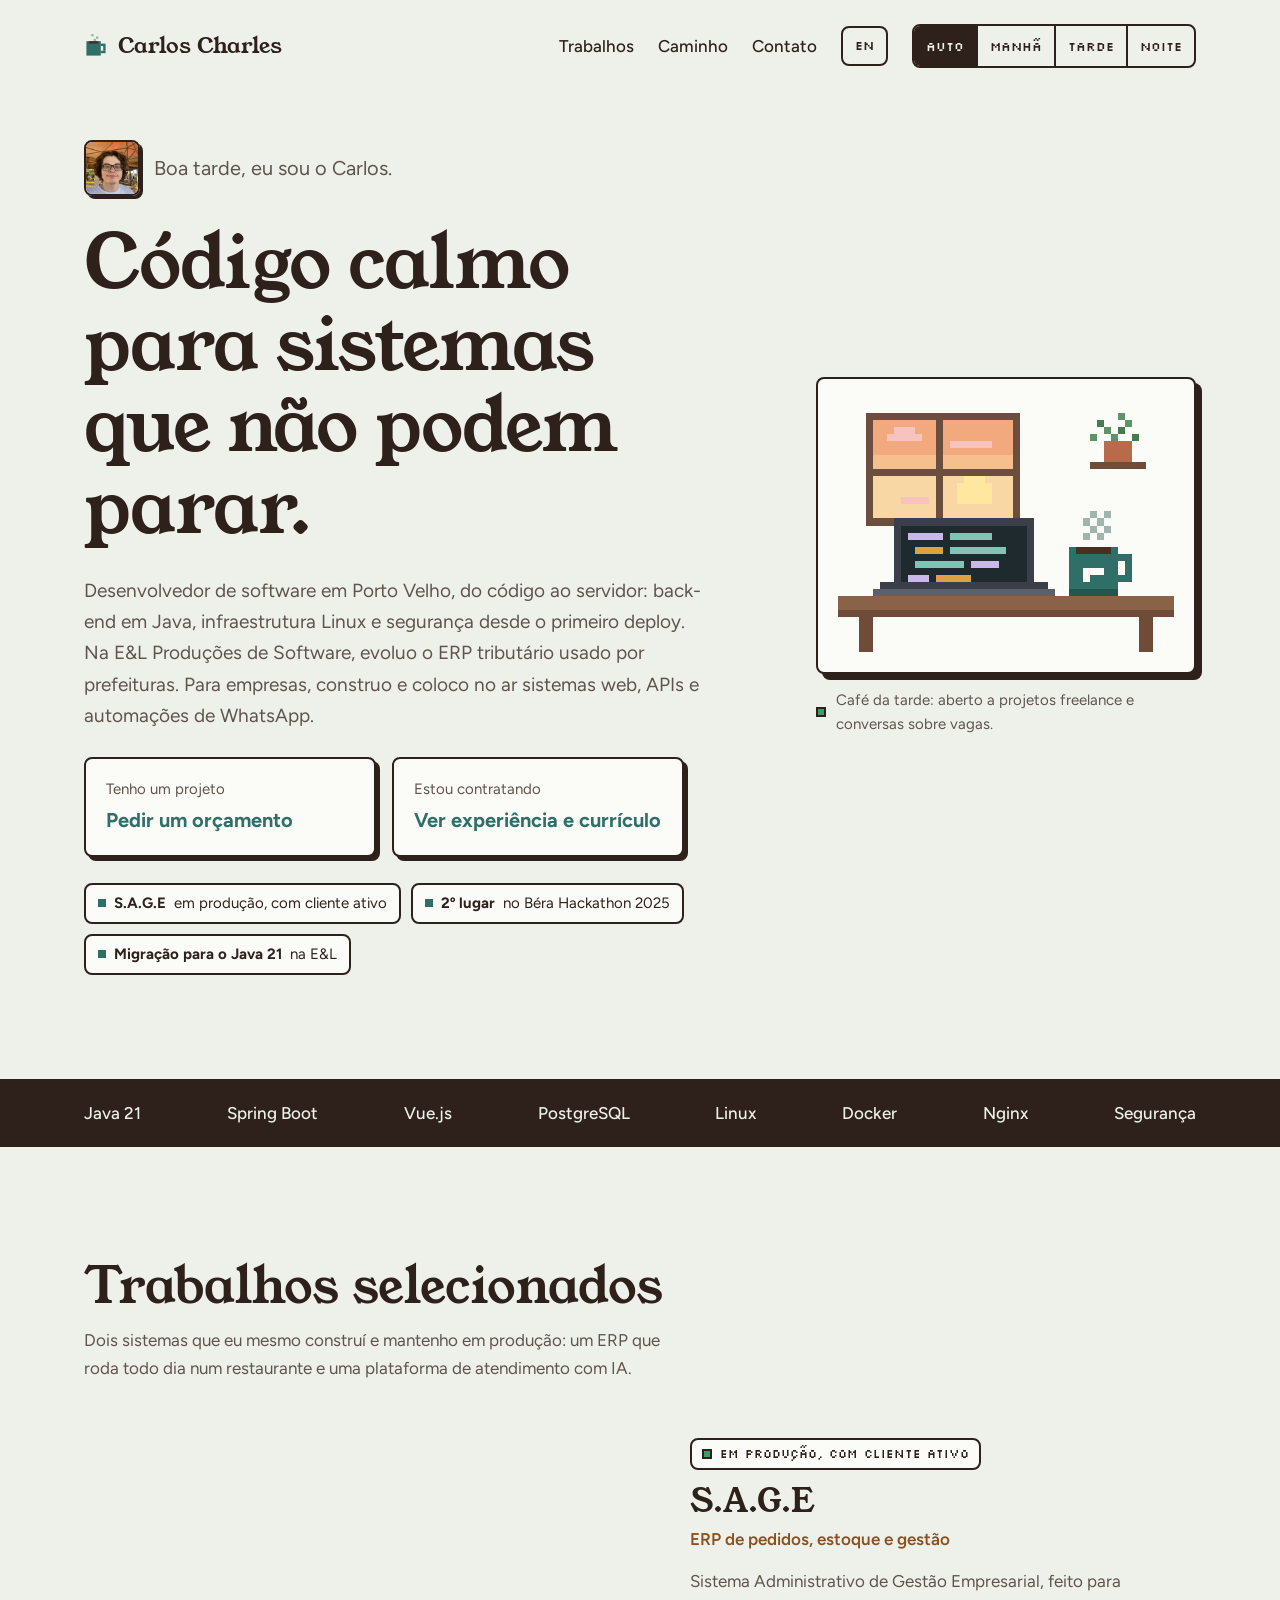
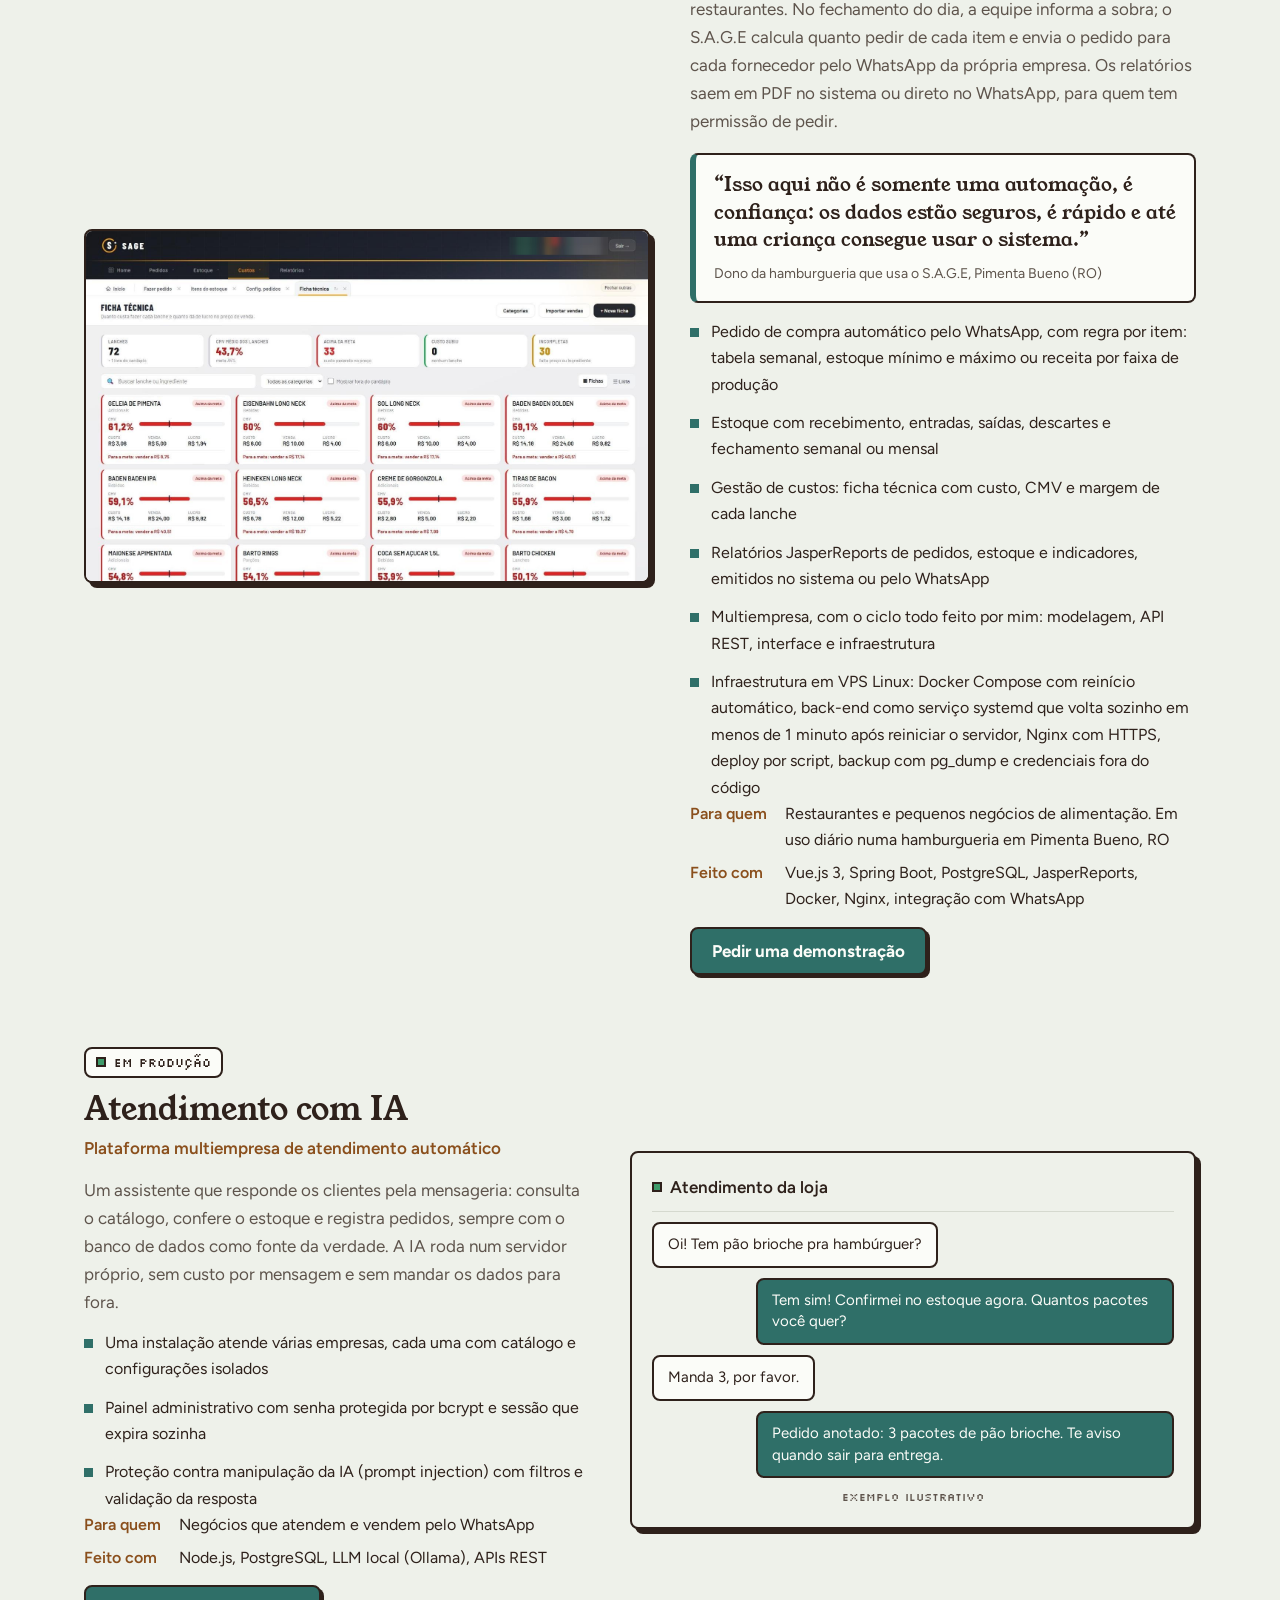
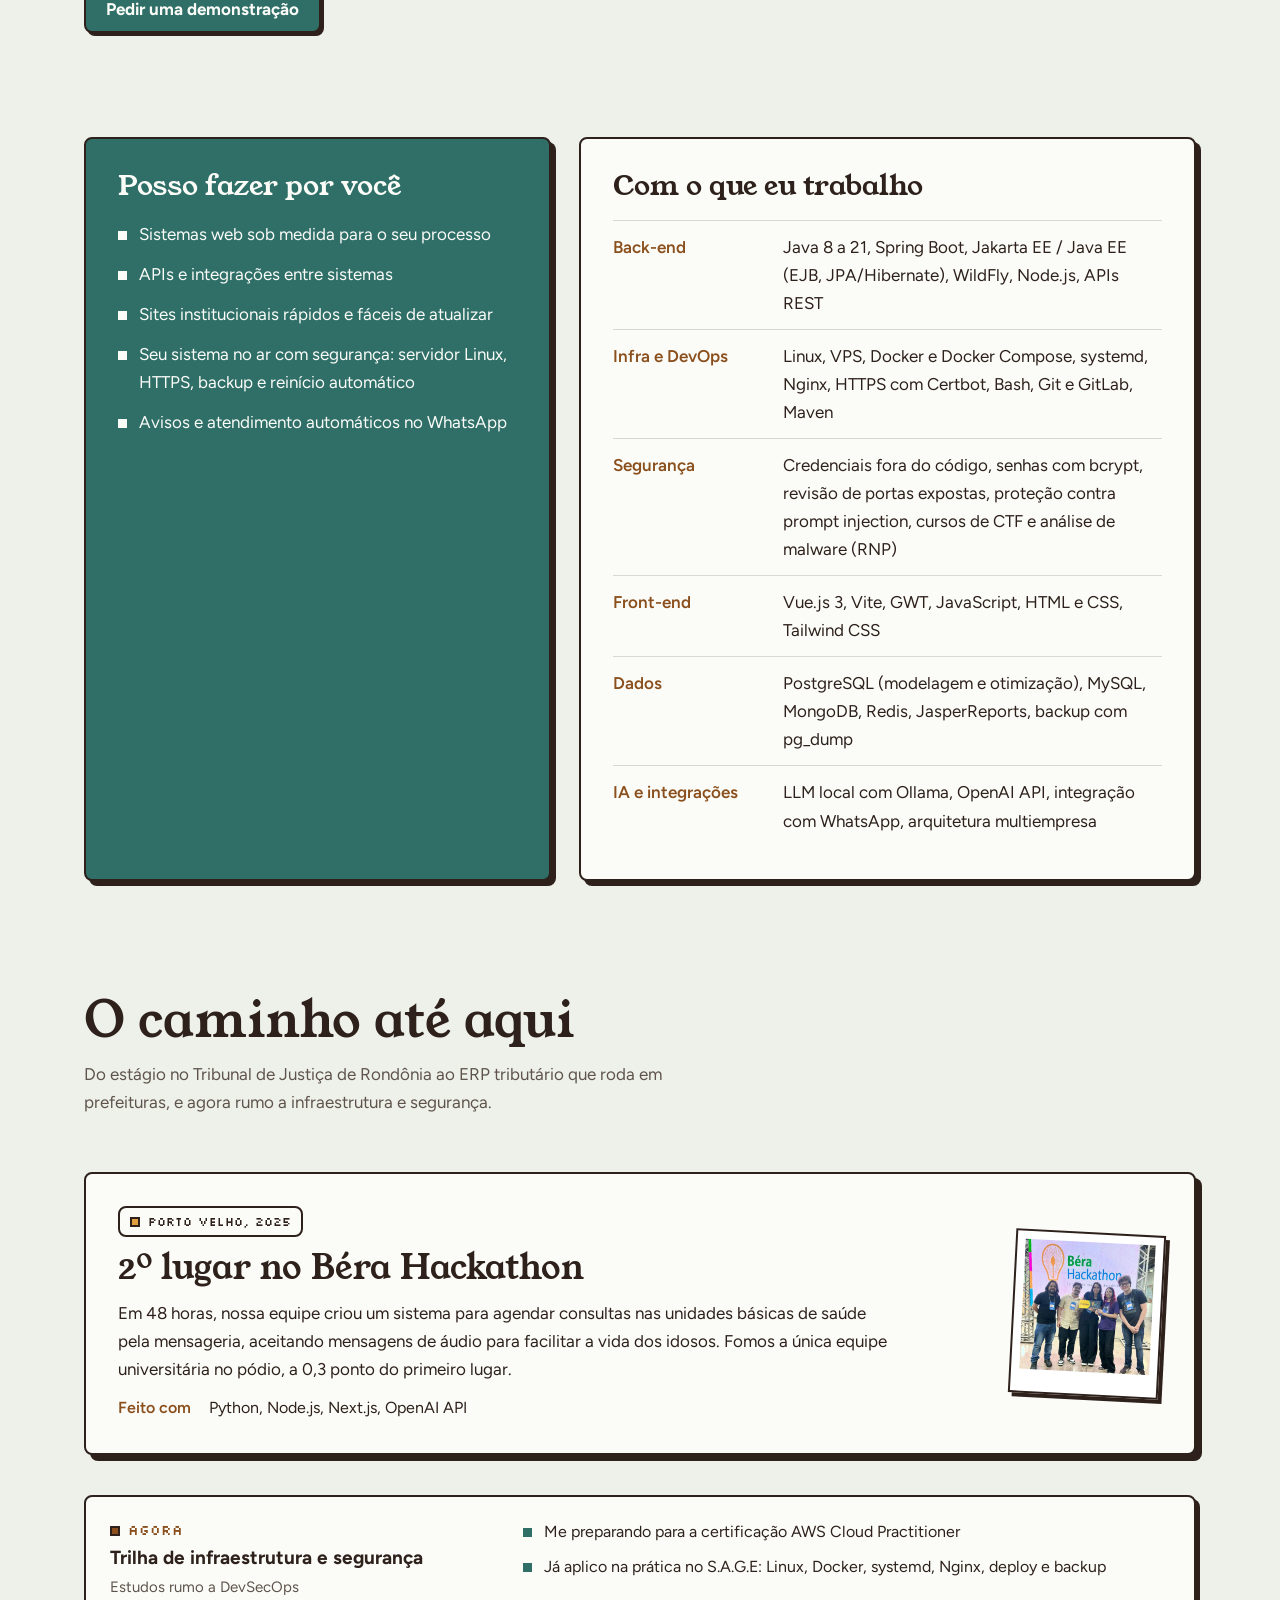
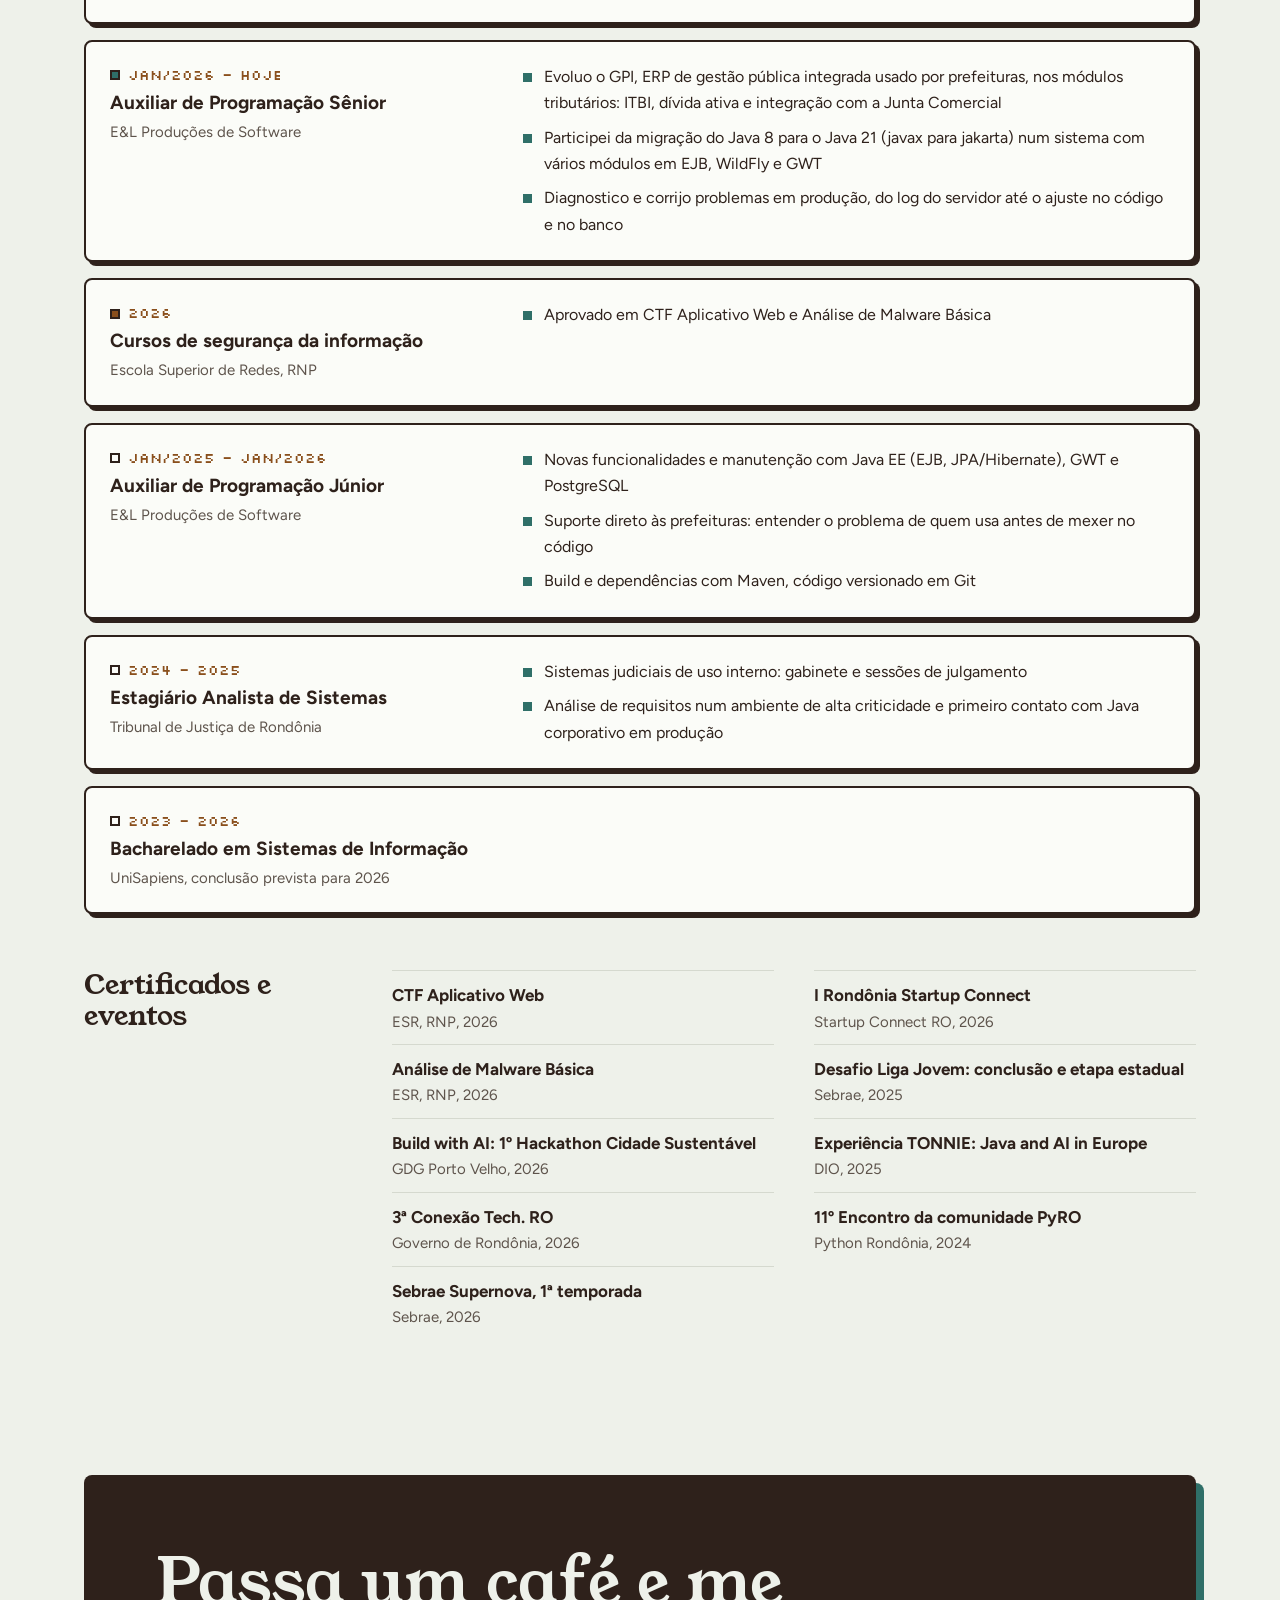
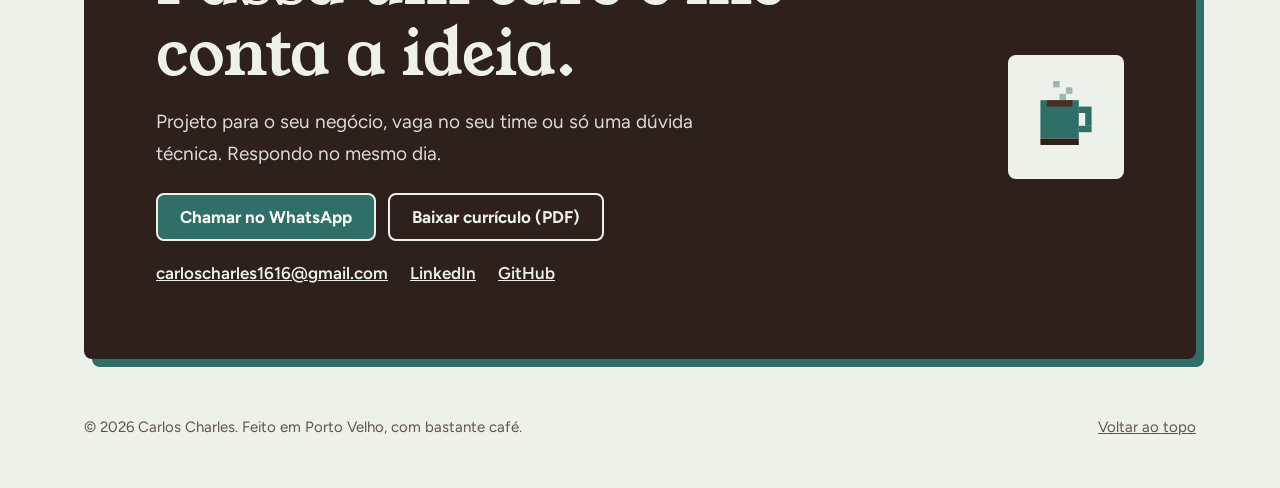
<file: index.html>
<!DOCTYPE html>
<html lang="pt-BR" data-theme="tarde">
<head>
    <meta charset="UTF-8">
<meta name="google-site-verification" content="S7voMLxytN4tfCbfmebJDPP2hp6E7DXvDPyWNDCsf8A">
    <meta name="viewport" content="width=device-width, initial-scale=1.0">
    <title>Carlos Charles | Desenvolvedor de Software · Infraestrutura e Segurança</title>
    <meta name="description" content="Carlos Charles, desenvolvedor de software em Porto Velho (RO): back-end em Java e Spring Boot, infraestrutura Linux com Docker e Nginx, e segurança. Evolui o ERP tributário de prefeituras na E&amp;L e criou o S.A.G.E, ERP em produção para restaurantes.">
    <meta property="og:title" content="Carlos Charles | Desenvolvedor de Software · Infraestrutura e Segurança">
    <meta property="og:description" content="Código calmo para sistemas que não podem parar. Aberto a projetos e vagas.">
    <meta property="og:image" content="https://carloscharlesdev.cloud/og-image.png">
    <meta property="og:image:width" content="1200">
    <meta property="og:image:height" content="630">
    <meta property="og:image:alt" content="Carlos Charles, portfólio: desenvolvedor de software, infraestrutura e segurança">
    <meta name="theme-color" content="#EEF1EA">
    <link rel="canonical" href="https://carloscharlesdev.cloud/">
    <link rel="alternate" hreflang="pt-BR" href="https://carloscharlesdev.cloud/">
    <link rel="alternate" hreflang="en" href="https://carloscharlesdev.cloud/en/">
    <link rel="alternate" hreflang="x-default" href="https://carloscharlesdev.cloud/">
    <meta property="og:type" content="website">
    <meta property="og:url" content="https://carloscharlesdev.cloud/">
    <meta property="og:locale" content="pt_BR">
    <meta property="og:locale:alternate" content="en_US">
    <meta name="twitter:card" content="summary_large_image">
    <script type="application/ld+json">{"@context": "https://schema.org", "@type": "Person", "name": "Carlos Charles Batista dos Santos", "alternateName": "Carlos Charles", "jobTitle": "Desenvolvedor de Software, Infraestrutura e Segurança", "url": "https://carloscharlesdev.cloud/", "image": "https://carloscharlesdev.cloud/foto-og.jpg", "address": {"@type": "PostalAddress", "addressLocality": "Porto Velho", "addressRegion": "RO", "addressCountry": "BR"}, "worksFor": {"@type": "Organization", "name": "E&L Produções de Software"}, "alumniOf": {"@type": "CollegeOrUniversity", "name": "UniSapiens"}, "knowsAbout": ["Java", "Spring Boot", "Jakarta EE", "Vue.js", "PostgreSQL", "Linux", "Docker", "Nginx", "DevOps", "Segurança da informação", "AWS"], "sameAs": ["https://www.linkedin.com/in/carlos-charles-810426302", "https://github.com/CarlosCharlesdev"]}</script>
    <link rel="icon" href="favicon.svg" type="image/svg+xml">
    <link rel="icon" href="favicon-64.png" type="image/png">
    <link rel="apple-touch-icon" href="apple-touch-icon.png">
    <link rel="preconnect" href="https://fonts.googleapis.com">
    <link rel="preconnect" href="https://fonts.gstatic.com" crossorigin>
    <link href="https://fonts.googleapis.com/css2?family=Young+Serif&family=Figtree:wght@400;500;600;700&family=Silkscreen&display=swap" rel="stylesheet">
    <link rel="stylesheet" href="style.css?v=20261123e">
    <script>
        /* Define o tema antes de pintar a página (evita piscar). */
        (function () {
            var escolha = 'auto';
            try { escolha = localStorage.getItem('tema') || 'auto'; } catch (e) {}
            var h = new Date().getHours();
            var auto = h >= 5 && h < 12 ? 'manha' : h >= 12 && h < 18 ? 'tarde' : 'noite';
            document.documentElement.setAttribute('data-theme', escolha === 'auto' ? auto : escolha);
        })();
    </script>
</head>
<body>

    <a class="skip" href="#conteudo">Pular para o conteúdo</a>

    <header class="site-header">
        <div class="container header-row">
            <a href="#inicio" class="brand">
                <svg class="mug" viewBox="0 0 10 10" width="24" height="24" aria-hidden="true"><rect class="steam" x="3" y="0" width="1" height="1"/><rect class="steam" x="5" y="1" width="1" height="1"/><rect class="steam" x="4" y="2" width="1" height="1"/><rect class="mug-body" x="1" y="3" width="6" height="6"/><rect class="coffee" x="2" y="3" width="4" height="1"/><rect class="mug-body" x="7" y="4" width="2" height="1"/><rect class="mug-body" x="8" y="5" width="1" height="2"/><rect class="mug-body" x="7" y="7" width="2" height="1"/></svg>
                Carlos Charles
            </a>
            <div class="header-tools">
                <nav aria-label="Principal">
                    <ul class="nav">
                        <li><a href="#trabalhos">Trabalhos</a></li>
                        <li><a href="#caminho">Caminho</a></li>
                        <li><a href="#contato">Contato</a></li>
                    </ul>
                </nav>
                <a class="lang" href="en/" hreflang="en" lang="en">EN</a>
                <button type="button" class="theme-cycle" aria-label="Trocar tema da página"><span class="tc-dot" aria-hidden="true"></span><span id="tema-rotulo">auto</span></button>
                <div class="theme-switch" role="group" aria-label="Tema da página">
                    <button type="button" data-tema="auto">auto</button>
                    <button type="button" data-tema="manha">manhã</button>
                    <button type="button" data-tema="tarde">tarde</button>
                    <button type="button" data-tema="noite">noite</button>
                </div>
            </div>
        </div>
    </header>

    <main id="conteudo">
        <!-- APRESENTAÇÃO -->
        <section id="inicio" class="container hero">
            <div class="hero-text">
                <p class="hello">
                    <img class="avatar" src="foto-avatar.jpg" alt="Foto de Carlos Charles" width="56" height="56">
                    <span><span id="saudacao">Olá</span>, eu sou o Carlos.</span>
                </p>
                <h1>Código calmo para sistemas que não podem parar.</h1>
                <p class="lead">Desenvolvedor de software em Porto Velho, do código ao servidor: back-end em Java, infraestrutura Linux e segurança desde o primeiro deploy. Na E&amp;L Produções de Software, evoluo o ERP tributário usado por prefeituras. Para empresas, construo e coloco no ar sistemas web, APIs e automações de WhatsApp.</p>
                <div class="paths">
                    <a class="path card" href="#contato">
                        <span class="path-who">Tenho um projeto</span>
                        <span class="path-go">Pedir um orçamento</span>
                    </a>
                    <a class="path card" href="#caminho">
                        <span class="path-who">Estou contratando</span>
                        <span class="path-go">Ver experiência e currículo</span>
                    </a>
                </div>
                <ul class="proofs" aria-label="Destaques">
                    <li><strong>S.A.G.E</strong> em produção, com cliente ativo</li>
                    <li><strong>2º lugar</strong> no Béra Hackathon 2025</li>
                    <li><strong>Migração para o Java 21</strong> na E&amp;L</li>
                </ul>
            </div>
            <figure class="hero-scene">
                <div class="scene card card-lg">
                    <img class="scene-img scene-manha" src="pixel/manha.svg" alt="Pixel art de manhã: notebook com código, caneca de café e janela com sol" width="384" height="288">
                    <img class="scene-img scene-tarde" src="pixel/tarde.svg" alt="Pixel art à tarde: notebook com código, caneca de café e janela com pôr do sol" width="384" height="288">
                    <img class="scene-img scene-noite" src="pixel/noite.svg" alt="Pixel art à noite: notebook com código, caneca de café e janela com lua e estrelas" width="384" height="288">
                </div>
                <figcaption><span class="status-dot" aria-hidden="true"></span><span id="legenda">Aberto a projetos freelance e conversas sobre vagas.</span></figcaption>
            </figure>
        </section>

        <div class="stack-band">
            <ul class="container" aria-label="Tecnologias principais">
                <li>Java 21</li><li>Spring Boot</li><li>Vue.js</li><li>PostgreSQL</li><li>Linux</li><li>Docker</li><li>Nginx</li><li>Segurança</li>
            
                <li class="dup" aria-hidden="true">Java 21</li><li class="dup" aria-hidden="true">Jakarta EE</li><li class="dup" aria-hidden="true">Spring Boot</li><li class="dup" aria-hidden="true">Vue.js</li><li class="dup" aria-hidden="true">PostgreSQL</li><li class="dup" aria-hidden="true">JasperReports</li><li class="dup" aria-hidden="true">Linux e Nginx</li><li class="dup" aria-hidden="true">Git</li>
            </ul>
        </div>

        <!-- PROJETOS E SKILLS -->
        <section id="trabalhos" class="container section">
            <h2>Trabalhos selecionados</h2>
            <p class="section-lead">Dois sistemas que eu mesmo construí e mantenho em produção: um ERP que roda todo dia num restaurante e uma plataforma de atendimento com IA.</p>

            <div class="projects">
                <article class="project">
                    <div class="project-img card"><img src="sage.jpg" alt="Tela de Ficha técnica do S.A.G.E, com custo, preço de venda, lucro e CMV de cada lanche" loading="lazy" width="1520" height="950"></div>
                    <div class="project-body">
                        <p class="badge"><span class="status-dot" aria-hidden="true"></span>Em produção, com cliente ativo</p>
                        <h3>S.A.G.E</h3>
                        <p class="project-sub">ERP de pedidos, estoque e gestão</p>
                        <p class="muted">Sistema Administrativo de Gestão Empresarial, feito para restaurantes. No fechamento do dia, a equipe informa a sobra; o S.A.G.E calcula quanto pedir de cada item e envia o pedido para cada fornecedor pelo WhatsApp da própria empresa. Os relatórios saem em PDF no sistema ou direto no WhatsApp, para quem tem permissão de pedir.</p>
                        <figure class="quote">
                            <blockquote>“Isso aqui não é somente uma automação, é confiança: os dados estão seguros, é rápido e até uma criança consegue usar o sistema.”</blockquote>
                            <figcaption>Dono da hamburgueria que usa o S.A.G.E, Pimenta Bueno (RO)</figcaption>
                        </figure>
                        <details class="more" open>
                            <summary>Ver detalhes do projeto</summary>
                        <ul class="pixel-list project-points">
                            <li>Pedido de compra automático pelo WhatsApp, com regra por item: tabela semanal, estoque mínimo e máximo ou receita por faixa de produção</li>
                            <li>Estoque com recebimento, entradas, saídas, descartes e fechamento semanal ou mensal</li>
                            <li>Gestão de custos: ficha técnica com custo, CMV e margem de cada lanche</li>
                            <li>Relatórios JasperReports de pedidos, estoque e indicadores, emitidos no sistema ou pelo WhatsApp</li>
                            <li>Multiempresa, com o ciclo todo feito por mim: modelagem, API REST, interface e infraestrutura</li>
                            <li>Infraestrutura em VPS Linux: Docker Compose com reinício automático, back-end como serviço systemd que volta sozinho em menos de 1 minuto após reiniciar o servidor, Nginx com HTTPS, deploy por script, backup com pg_dump e credenciais fora do código</li>
                        </ul>
                        <dl class="meta">
                            <dt>Para quem</dt><dd>Restaurantes e pequenos negócios de alimentação. Em uso diário numa hamburgueria em Pimenta Bueno, RO</dd>
                            <dt>Feito com</dt><dd>Vue.js 3, Spring Boot, PostgreSQL, JasperReports, Docker, Nginx, integração com WhatsApp</dd>
                        </dl>
                        </details>
                        <a class="btn-demo" href="https://wa.me/556992700080?text=Oi%20Carlos%21%20Vi%20o%20S.A.G.E%20no%20seu%20portf%C3%B3lio%20e%20quero%20uma%20demonstra%C3%A7%C3%A3o." target="_blank" rel="noopener">Pedir uma demonstração</a>
                    </div>
                </article>

                <article class="project reverse">
                    <div class="project-img card chat-mock" role="img" aria-label="Exemplo ilustrativo de uma conversa de atendimento automático">
                        <p class="chat-bar"><span class="status-dot" aria-hidden="true"></span>Atendimento da loja</p>
                        <p class="msg in">Oi! Tem pão brioche pra hambúrguer?</p>
                        <p class="msg out">Tem sim! Confirmei no estoque agora. Quantos pacotes você quer?</p>
                        <p class="msg in">Manda 3, por favor.</p>
                        <p class="msg out">Pedido anotado: 3 pacotes de pão brioche. Te aviso quando sair para entrega.</p>
                        <p class="chat-note">Exemplo ilustrativo</p>
                    </div>
                    <div class="project-body">
                        <p class="badge"><span class="status-dot" aria-hidden="true"></span>Em produção</p>
                        <h3>Atendimento com IA</h3>
                        <p class="project-sub">Plataforma multiempresa de atendimento automático</p>
                        <p class="muted">Um assistente que responde os clientes pela mensageria: consulta o catálogo, confere o estoque e registra pedidos, sempre com o banco de dados como fonte da verdade. A IA roda num servidor próprio, sem custo por mensagem e sem mandar os dados para fora.</p>
                        <details class="more" open>
                            <summary>Ver detalhes do projeto</summary>
                        <ul class="pixel-list project-points">
                            <li>Uma instalação atende várias empresas, cada uma com catálogo e configurações isolados</li>
                            <li>Painel administrativo com senha protegida por bcrypt e sessão que expira sozinha</li>
                            <li>Proteção contra manipulação da IA (prompt injection) com filtros e validação da resposta</li>
                        </ul>
                        <dl class="meta">
                            <dt>Para quem</dt><dd>Negócios que atendem e vendem pelo WhatsApp</dd>
                            <dt>Feito com</dt><dd>Node.js, PostgreSQL, LLM local (Ollama), APIs REST</dd>
                        </dl>
                        </details>
                        <a class="btn-demo" href="https://wa.me/556992700080?text=Oi%20Carlos%21%20Vi%20o%20atendimento%20com%20IA%20no%20seu%20portf%C3%B3lio%20e%20quero%20uma%20demonstra%C3%A7%C3%A3o." target="_blank" rel="noopener">Pedir uma demonstração</a>
                    </div>
                </article>
                
            </div>

            <div class="duo">
                <div class="card services">
                    <h3>Posso fazer por você</h3>
                    <ul class="pixel-list">
                        <li>Sistemas web sob medida para o seu processo</li>
                        <li>APIs e integrações entre sistemas</li>
                        <li>Sites institucionais rápidos e fáceis de atualizar</li>
                        <li>Seu sistema no ar com segurança: servidor Linux, HTTPS, backup e reinício automático</li>
                        <li>Avisos e atendimento automáticos no WhatsApp</li>
                    </ul>
                </div>
                <div class="card skills">
                    <h3>Com o que eu trabalho</h3>
                    <dl>
                        <div><dt>Back-end</dt><dd>Java 8 a 21, Spring Boot, Jakarta EE / Java EE (EJB, JPA/Hibernate), WildFly, Node.js, APIs REST</dd></div>
                        <div><dt>Infra e DevOps</dt><dd>Linux, VPS, Docker e Docker Compose, systemd, Nginx, HTTPS com Certbot, Bash, Git e GitLab, Maven</dd></div>
                        <div><dt>Segurança</dt><dd>Credenciais fora do código, senhas com bcrypt, revisão de portas expostas, proteção contra prompt injection, cursos de CTF e análise de malware (RNP)</dd></div>
                        <div><dt>Front-end</dt><dd>Vue.js 3, Vite, GWT, JavaScript, HTML e CSS, Tailwind CSS</dd></div>
                        <div><dt>Dados</dt><dd>PostgreSQL (modelagem e otimização), MySQL, MongoDB, Redis, JasperReports, backup com pg_dump</dd></div>
                        <div><dt>IA e integrações</dt><dd>LLM local com Ollama, OpenAI API, integração com WhatsApp, arquitetura multiempresa</dd></div>
                    </dl>
                </div>
            </div>
        </section>

        <!-- JORNADA -->
        <section id="caminho" class="container section">
            <h2>O caminho até aqui</h2>
            <p class="section-lead">Do estágio no Tribunal de Justiça de Rondônia ao ERP tributário que roda em prefeituras, e agora rumo a infraestrutura e segurança.</p>

            <article class="award card">
                <figure class="award-photo">
                    <img src="equipe-hackathon.jpg" alt="Carlos e a equipe segurando a placa de 2º lugar no Béra Hackathon" width="480" height="480" loading="lazy">
                </figure>
                <div class="award-text">
                    <p class="badge"><span class="trophy" aria-hidden="true"></span>Porto Velho, 2025</p>
                    <h3>2º lugar no Béra Hackathon</h3>
                    <p>Em 48 horas, nossa equipe criou um sistema para agendar consultas nas unidades básicas de saúde pela mensageria, aceitando mensagens de áudio para facilitar a vida dos idosos. Fomos a única equipe universitária no pódio, a 0,3 ponto do primeiro lugar.</p>
                    <dl class="meta">
                        <dt>Feito com</dt><dd>Python, Node.js, Next.js, OpenAI API</dd>
                    </dl>
                </div>
            </article>

            <ol class="journey">
                <li class="card job">
                    <div class="job-head">
                        <span class="when"><span class="mark mark-accent"></span>agora</span>
                        <strong>Trilha de infraestrutura e segurança</strong>
                        <span class="muted">Estudos rumo a DevSecOps</span>
                    </div>
                    <ul class="pixel-list job-points">
                        <li>Me preparando para a certificação AWS Cloud Practitioner</li>
                        <li>Já aplico na prática no S.A.G.E: Linux, Docker, systemd, Nginx, deploy e backup</li>
                    </ul>
                </li>
                <li class="card job">
                    <div class="job-head">
                        <span class="when"><span class="mark mark-primary"></span>jan/2026 – hoje</span>
                        <strong>Auxiliar de Programação Sênior</strong>
                        <span class="muted">E&amp;L Produções de Software</span>
                    </div>
                    <ul class="pixel-list job-points">
                        <li>Evoluo o GPI, ERP de gestão pública integrada usado por prefeituras, nos módulos tributários: ITBI, dívida ativa e integração com a Junta Comercial</li>
                        <li>Participei da migração do Java 8 para o Java 21 (javax para jakarta) num sistema com vários módulos em EJB, WildFly e GWT</li>
                        <li>Diagnostico e corrijo problemas em produção, do log do servidor até o ajuste no código e no banco</li>
                    </ul>
                </li>
                <li class="card job">
                    <div class="job-head">
                        <span class="when"><span class="mark mark-accent"></span>2026</span>
                        <strong>Cursos de segurança da informação</strong>
                        <span class="muted">Escola Superior de Redes, RNP</span>
                    </div>
                    <ul class="pixel-list job-points">
                        <li>Aprovado em CTF Aplicativo Web e Análise de Malware Básica</li>
                    </ul>
                </li>
                <li class="card job">
                    <div class="job-head">
                        <span class="when"><span class="mark"></span>jan/2025 – jan/2026</span>
                        <strong>Auxiliar de Programação Júnior</strong>
                        <span class="muted">E&amp;L Produções de Software</span>
                    </div>
                    <ul class="pixel-list job-points">
                        <li>Novas funcionalidades e manutenção com Java EE (EJB, JPA/Hibernate), GWT e PostgreSQL</li>
                        <li>Suporte direto às prefeituras: entender o problema de quem usa antes de mexer no código</li>
                        <li>Build e dependências com Maven, código versionado em Git</li>
                    </ul>
                </li>
                <li class="card job">
                    <div class="job-head">
                        <span class="when"><span class="mark"></span>2024 – 2025</span>
                        <strong>Estagiário Analista de Sistemas</strong>
                        <span class="muted">Tribunal de Justiça de Rondônia</span>
                    </div>
                    <ul class="pixel-list job-points">
                        <li>Sistemas judiciais de uso interno: gabinete e sessões de julgamento</li>
                        <li>Análise de requisitos num ambiente de alta criticidade e primeiro contato com Java corporativo em produção</li>
                    </ul>
                </li>
                <li class="card job">
                    <div class="job-head">
                        <span class="when"><span class="mark"></span>2023 – 2026</span>
                        <strong>Bacharelado em Sistemas de Informação</strong>
                        <span class="muted">UniSapiens, conclusão prevista para 2026</span>
                    </div>
                </li>
            </ol>

            <div class="certs">
                <h3>Certificados e eventos</h3>
                <ul>
                    <li><strong>CTF Aplicativo Web</strong><span>ESR, RNP, 2026</span></li>
                    <li><strong>Análise de Malware Básica</strong><span>ESR, RNP, 2026</span></li>
                    <li><strong>Build with AI: 1º Hackathon Cidade Sustentável</strong><span>GDG Porto Velho, 2026</span></li>
                    <li><strong>3ª Conexão Tech. RO</strong><span>Governo de Rondônia, 2026</span></li>
                    <li><strong>Sebrae Supernova, 1ª temporada</strong><span>Sebrae, 2026</span></li>
                    <li><strong>I Rondônia Startup Connect</strong><span>Startup Connect RO, 2026</span></li>
                    <li><strong>Desafio Liga Jovem: conclusão e etapa estadual</strong><span>Sebrae, 2025</span></li>
                    <li><strong>Experiência TONNIE: Java and AI in Europe</strong><span>DIO, 2025</span></li>
                    <li><strong>11º Encontro da comunidade PyRO</strong><span>Python Rondônia, 2024</span></li>
                </ul>
            </div>
        </section>

        <!-- CONTATO -->
        <section id="contato" class="container section contact-wrap">
            <div class="contact">
                <div class="contact-text">
                    <h2>Passa um café e me conta a ideia.</h2>
                    <p>Projeto para o seu negócio, vaga no seu time ou só uma dúvida técnica. Respondo no mesmo dia.</p>
                    <div class="contact-actions">
                        <a class="btn btn-primary" href="https://wa.me/556992700080" target="_blank" rel="noopener">Chamar no WhatsApp</a>
                        <a class="btn btn-ghost" href="curriculo.pdf" download>Baixar currículo (PDF)</a>
                    </div>
                    <ul class="contact-links">
                        <li><a href="mailto:carloscharles1616@gmail.com">carloscharles1616@gmail.com</a></li>
                        <li><a href="https://www.linkedin.com/in/carlos-charles-810426302" target="_blank" rel="noopener">LinkedIn</a></li>
                        <li><a href="https://github.com/CarlosCharlesdev" target="_blank" rel="noopener">GitHub</a></li>
                    </ul>
                </div>
                <div class="contact-mug" aria-hidden="true">
                    <svg class="mug" viewBox="0 0 10 10" width="64" height="64"><rect class="steam" x="3" y="0" width="1" height="1"/><rect class="steam" x="5" y="1" width="1" height="1"/><rect class="steam" x="4" y="2" width="1" height="1"/><rect class="mug-body" x="1" y="3" width="6" height="6"/><rect class="coffee" x="2" y="3" width="4" height="1"/><rect class="mug-body" x="7" y="4" width="2" height="1"/><rect class="mug-body" x="8" y="5" width="1" height="2"/><rect class="mug-body" x="7" y="7" width="2" height="1"/><rect class="saucer" x="1" y="9" width="6" height="1"/></svg>
                </div>
            </div>
        </section>
    </main>

    <nav class="bottom-bar" aria-label="Atalhos">
        <a href="#trabalhos">Projetos</a>
        <a href="#caminho">Caminho</a>
        <a class="bb-cta" href="https://wa.me/556992700080" target="_blank" rel="noopener">WhatsApp</a>
    </nav>

    <footer class="container site-footer">
        <p>© <span id="ano">2026</span> Carlos Charles. Feito em Porto Velho, com bastante café.</p>
        <a href="#inicio">Voltar ao topo</a>
    </footer>

    <script src="script.js?v=20261123e"></script>
</body>
</html>
</file>
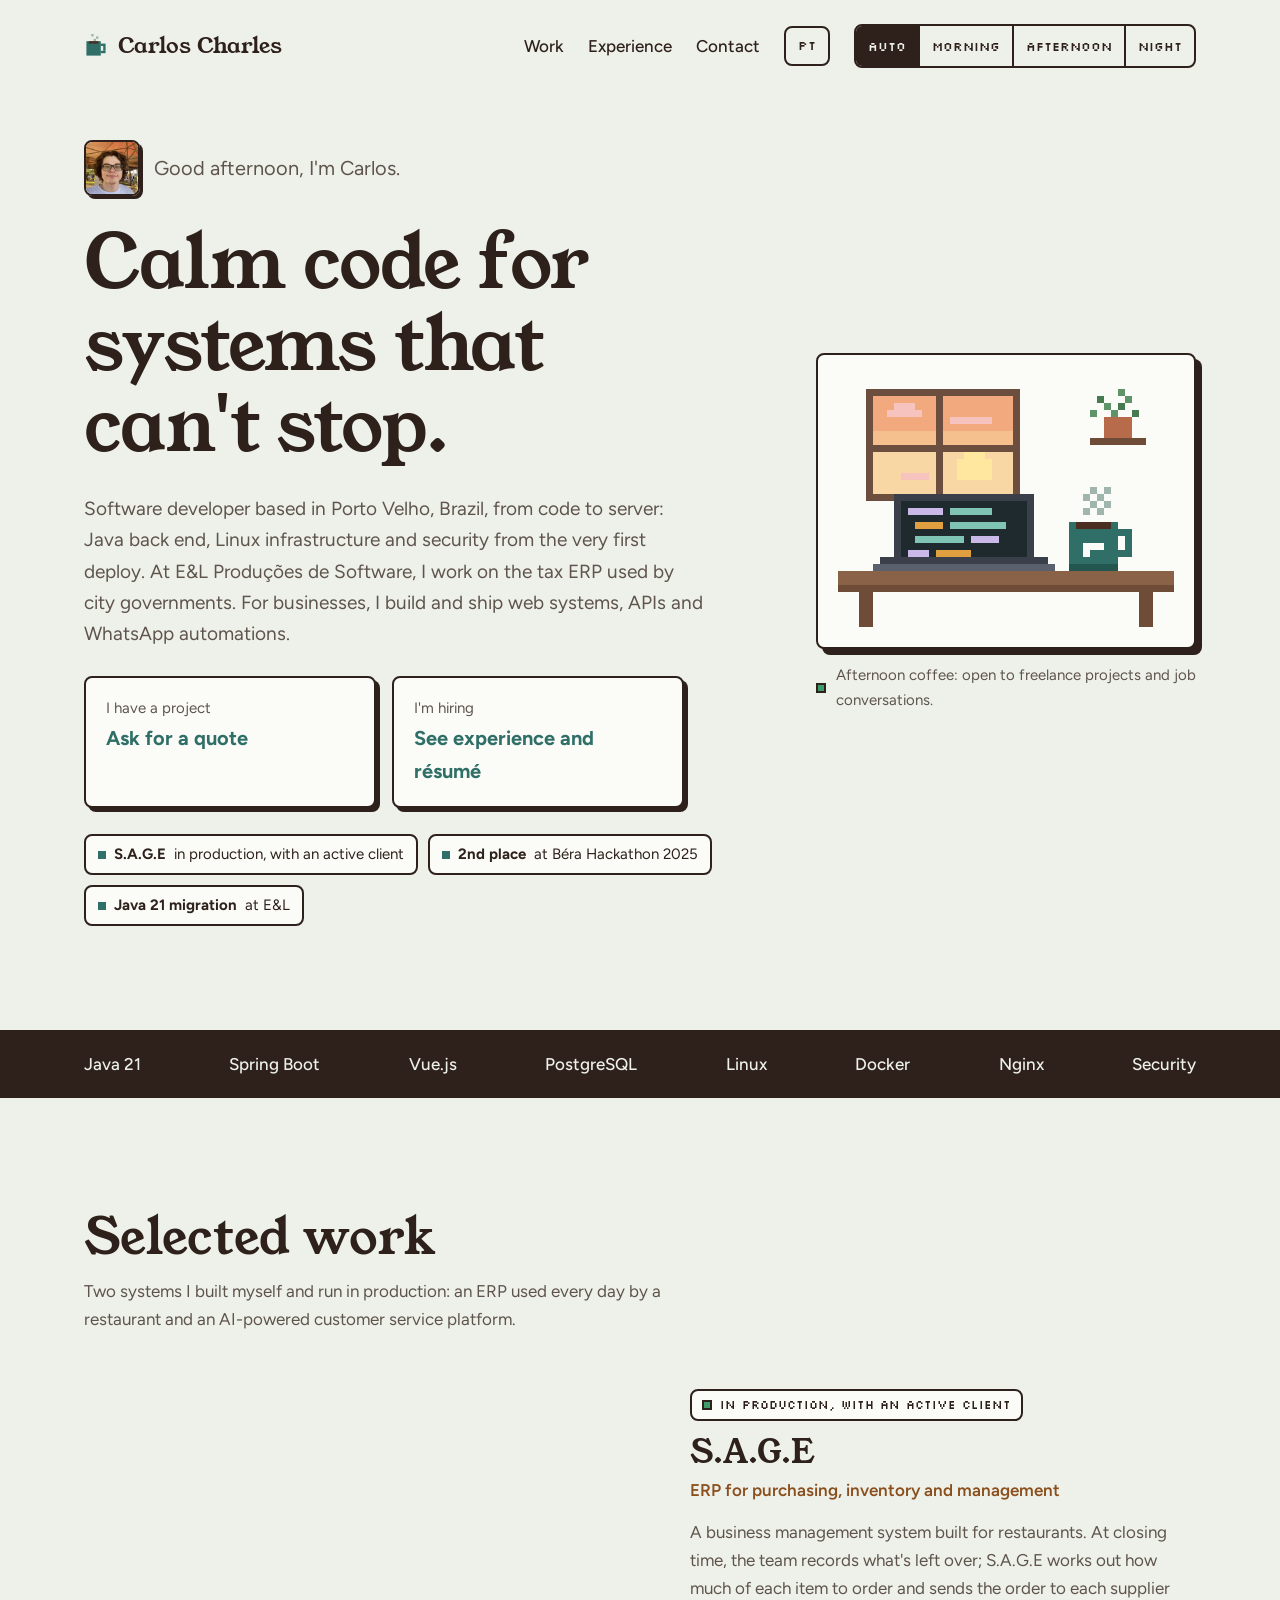
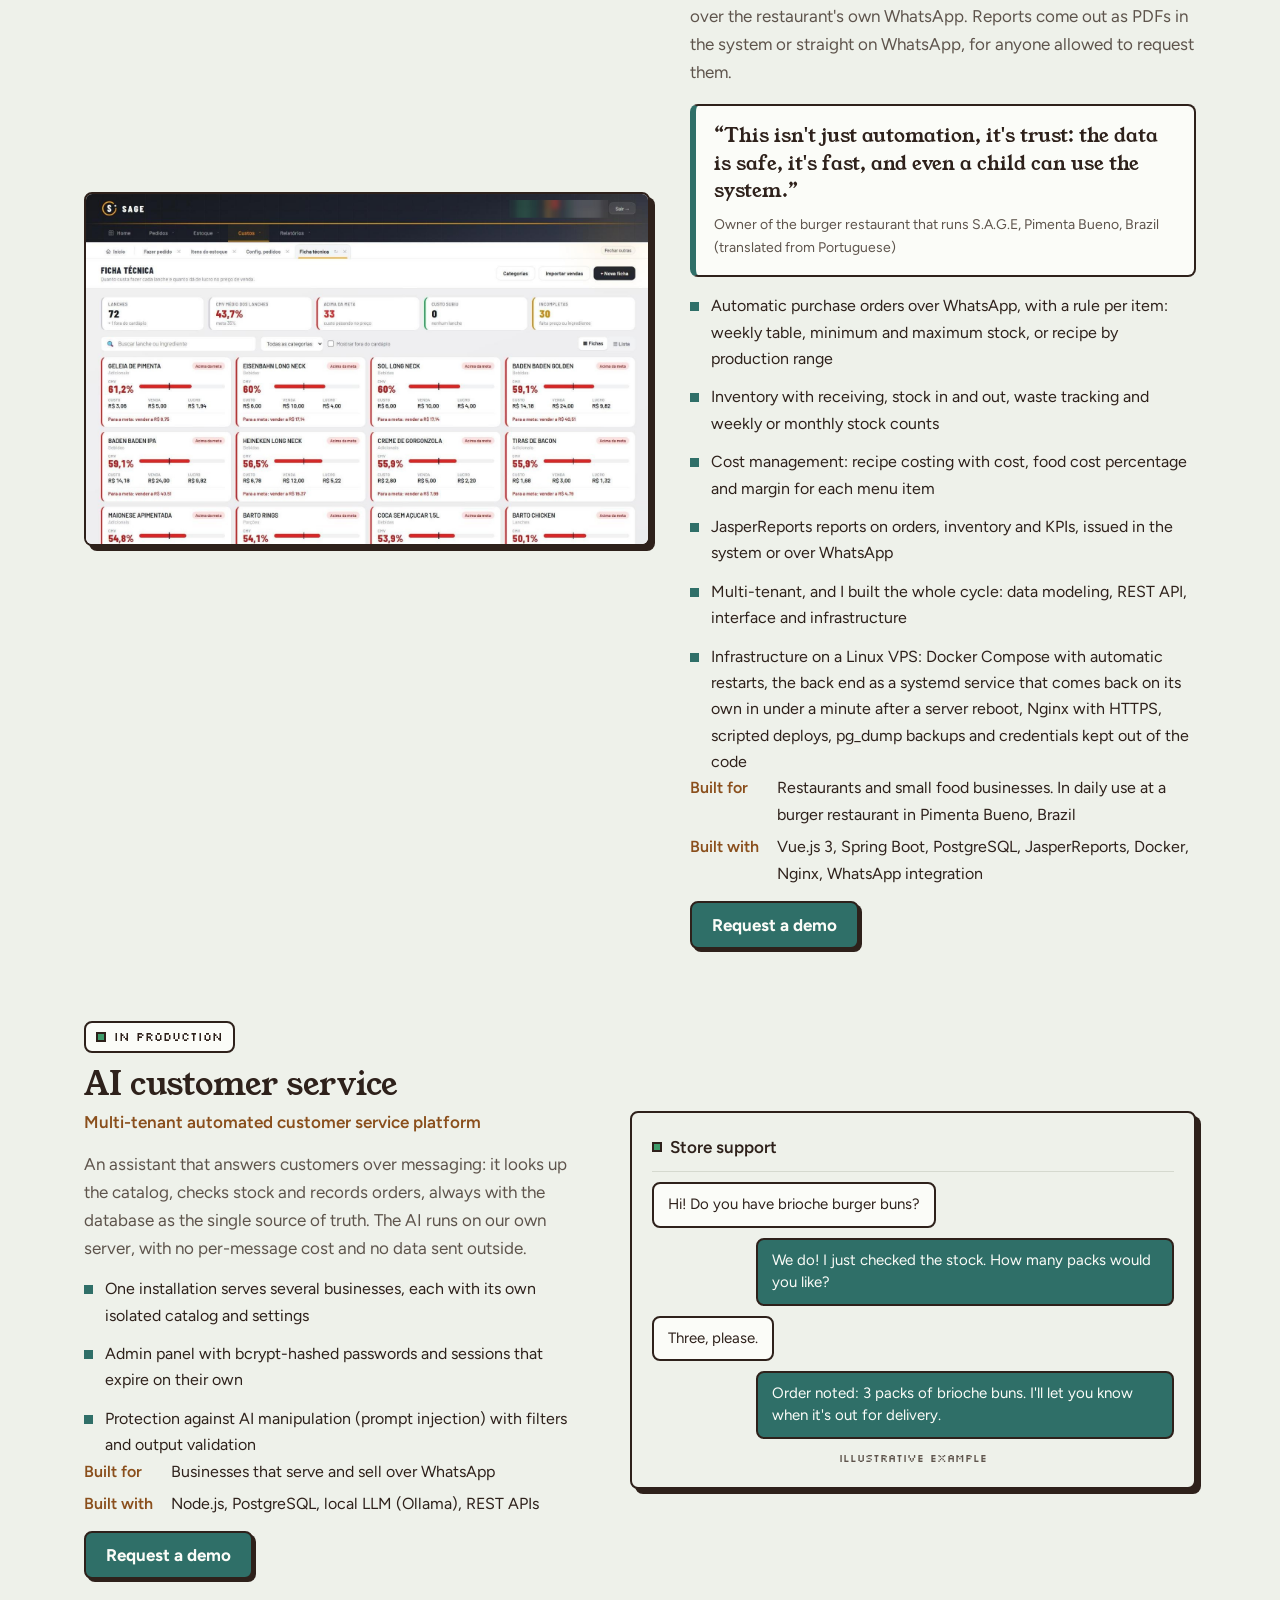
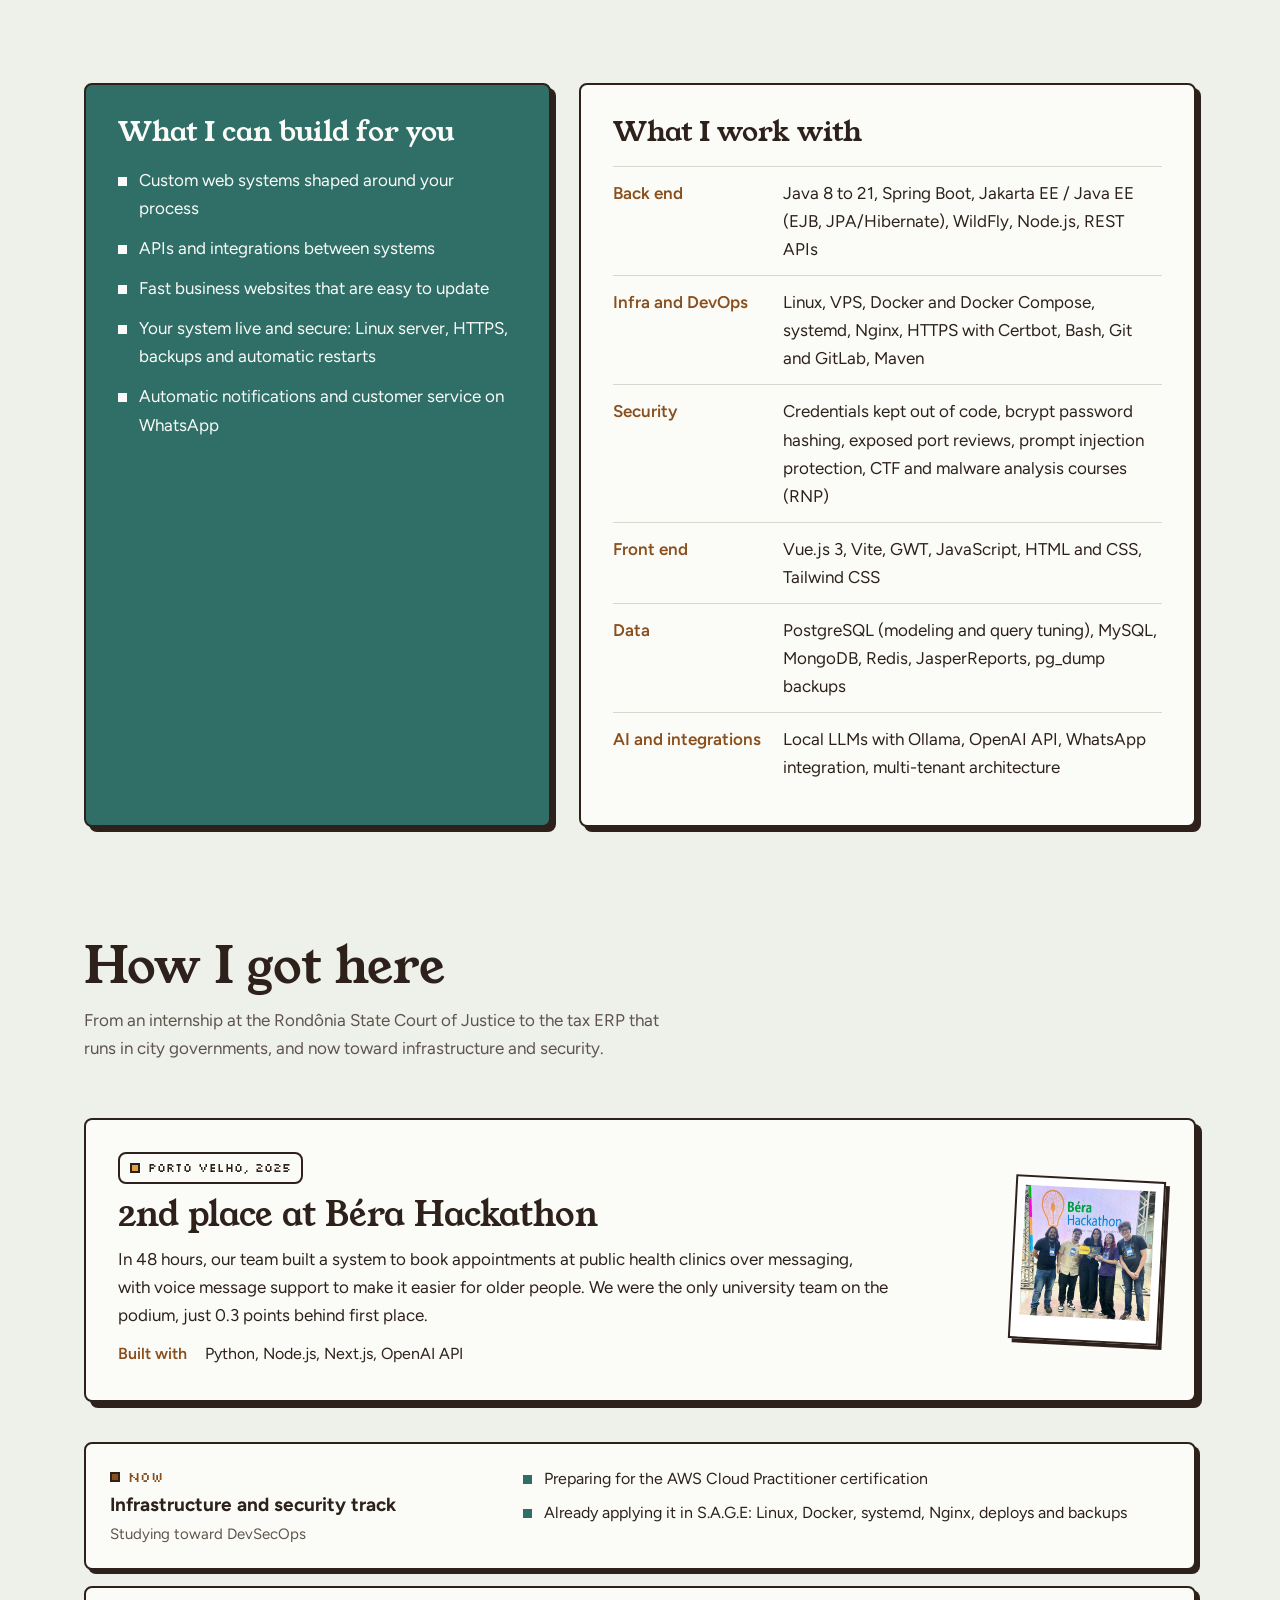
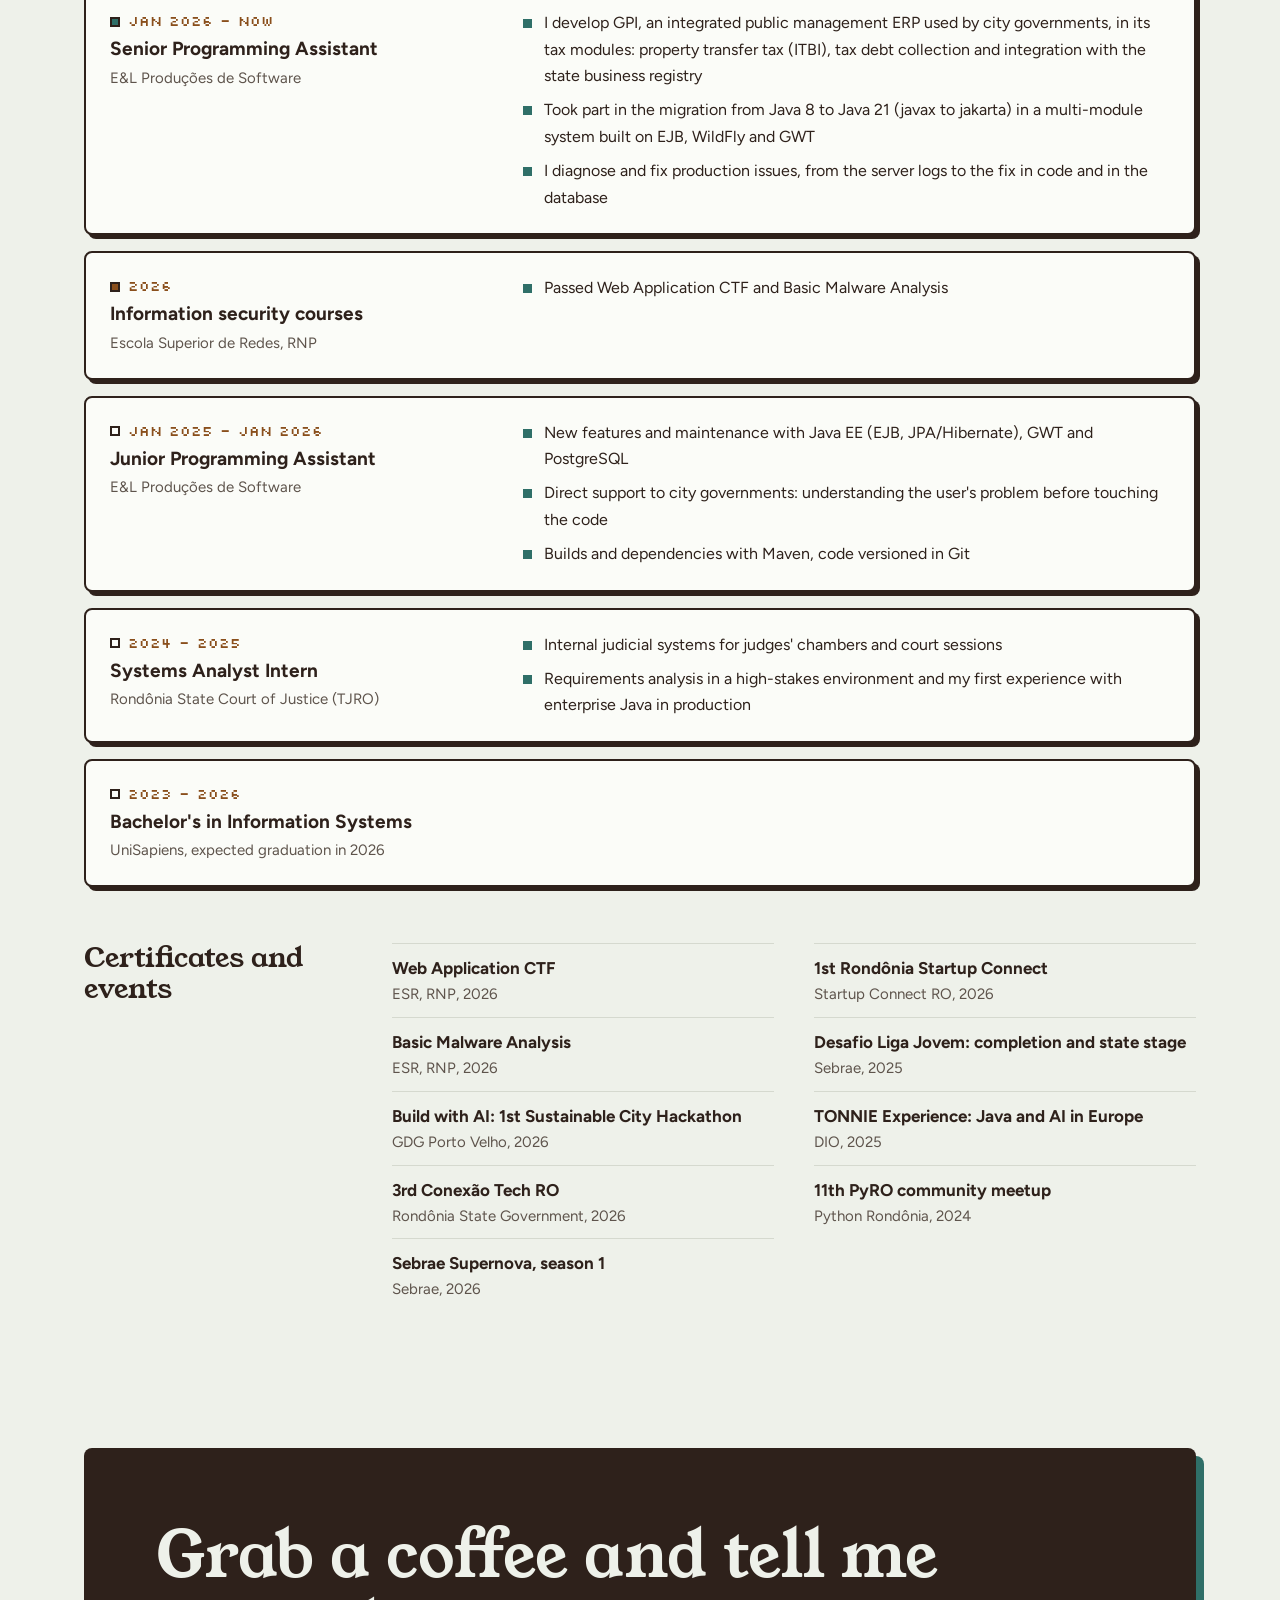
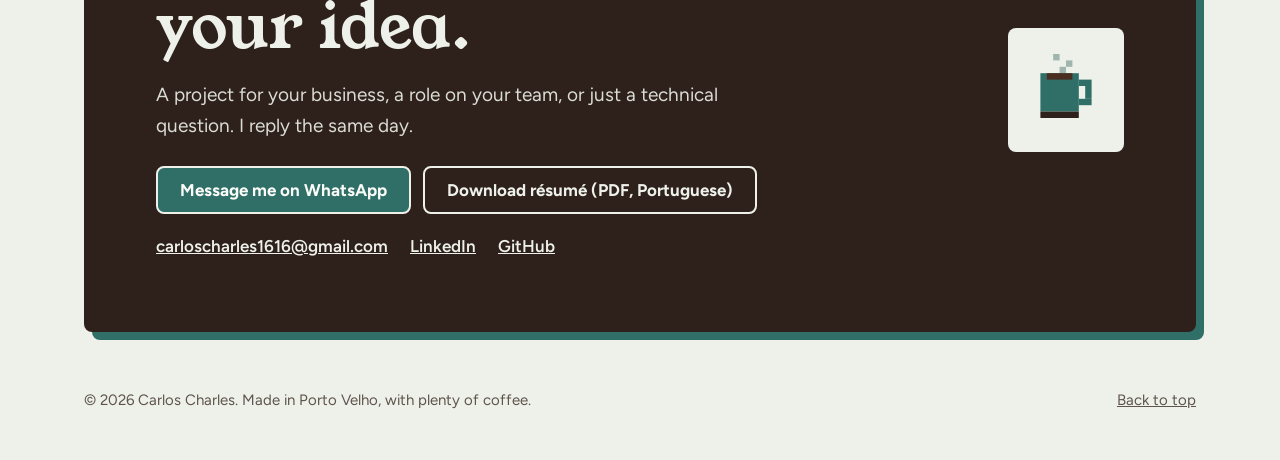
<file: en/index.html>
<!DOCTYPE html>
<html lang="en" data-theme="tarde">
<head>
    <meta charset="UTF-8">
    <meta name="viewport" content="width=device-width, initial-scale=1.0">
    <title>Carlos Charles | Software Developer · Infrastructure and Security</title>
    <meta name="description" content="Carlos Charles, software developer in Porto Velho, Brazil: Java and Spring Boot back end, Linux infrastructure with Docker and Nginx, and security. Works on a tax ERP used by city governments at E&amp;L and built S.A.G.E, an ERP running in production for restaurants.">
    <meta property="og:title" content="Carlos Charles | Software Developer · Infrastructure and Security">
    <meta property="og:description" content="Calm code for systems that can't stop. Open to projects and job opportunities.">
    <meta property="og:image" content="https://carloscharlesdev.cloud/og-image.png">
    <meta property="og:image:width" content="1200">
    <meta property="og:image:height" content="630">
    <meta property="og:image:alt" content="Carlos Charles portfolio: software developer, infrastructure and security">
    <meta name="theme-color" content="#EEF1EA">
    <link rel="canonical" href="https://carloscharlesdev.cloud/en/">
    <link rel="alternate" hreflang="pt-BR" href="https://carloscharlesdev.cloud/">
    <link rel="alternate" hreflang="en" href="https://carloscharlesdev.cloud/en/">
    <link rel="alternate" hreflang="x-default" href="https://carloscharlesdev.cloud/">
    <meta property="og:type" content="website">
    <meta property="og:url" content="https://carloscharlesdev.cloud/en/">
    <meta property="og:locale" content="en_US">
    <meta property="og:locale:alternate" content="pt_BR">
    <meta name="twitter:card" content="summary_large_image">
    <script type="application/ld+json">{"@context": "https://schema.org", "@type": "Person", "name": "Carlos Charles Batista dos Santos", "alternateName": "Carlos Charles", "jobTitle": "Software Developer, Infrastructure and Security", "url": "https://carloscharlesdev.cloud/en/", "image": "https://carloscharlesdev.cloud/foto-og.jpg", "address": {"@type": "PostalAddress", "addressLocality": "Porto Velho", "addressRegion": "RO", "addressCountry": "BR"}, "worksFor": {"@type": "Organization", "name": "E&L Produções de Software"}, "alumniOf": {"@type": "CollegeOrUniversity", "name": "UniSapiens"}, "knowsAbout": ["Java", "Spring Boot", "Jakarta EE", "Vue.js", "PostgreSQL", "Linux", "Docker", "Nginx", "DevOps", "Information security", "AWS"], "sameAs": ["https://www.linkedin.com/in/carlos-charles-810426302", "https://github.com/CarlosCharlesdev"]}</script>
    <link rel="icon" href="../favicon.svg" type="image/svg+xml">
    <link rel="icon" href="../favicon-64.png" type="image/png">
    <link rel="apple-touch-icon" href="../apple-touch-icon.png">
    <link rel="preconnect" href="https://fonts.googleapis.com">
    <link rel="preconnect" href="https://fonts.gstatic.com" crossorigin>
    <link href="https://fonts.googleapis.com/css2?family=Young+Serif&family=Figtree:wght@400;500;600;700&family=Silkscreen&display=swap" rel="stylesheet">
    <link rel="stylesheet" href="../style.css?v=20261123e">
    <script>
        /* Sets the theme before the page paints (avoids a flash). */
        (function () {
            var escolha = 'auto';
            try { escolha = localStorage.getItem('tema') || 'auto'; } catch (e) {}
            var h = new Date().getHours();
            var auto = h >= 5 && h < 12 ? 'manha' : h >= 12 && h < 18 ? 'tarde' : 'noite';
            document.documentElement.setAttribute('data-theme', escolha === 'auto' ? auto : escolha);
        })();
    </script>
</head>
<body>

    <a class="skip" href="#conteudo">Skip to content</a>

    <header class="site-header">
        <div class="container header-row">
            <a href="#inicio" class="brand">
                <svg class="mug" viewBox="0 0 10 10" width="24" height="24" aria-hidden="true"><rect class="steam" x="3" y="0" width="1" height="1"/><rect class="steam" x="5" y="1" width="1" height="1"/><rect class="steam" x="4" y="2" width="1" height="1"/><rect class="mug-body" x="1" y="3" width="6" height="6"/><rect class="coffee" x="2" y="3" width="4" height="1"/><rect class="mug-body" x="7" y="4" width="2" height="1"/><rect class="mug-body" x="8" y="5" width="1" height="2"/><rect class="mug-body" x="7" y="7" width="2" height="1"/></svg>
                Carlos Charles
            </a>
            <div class="header-tools">
                <nav aria-label="Main">
                    <ul class="nav">
                        <li><a href="#trabalhos">Work</a></li>
                        <li><a href="#caminho">Experience</a></li>
                        <li><a href="#contato">Contact</a></li>
                    </ul>
                </nav>
                <a class="lang" href="../" hreflang="pt-BR" lang="pt-BR">PT</a>
                <button type="button" class="theme-cycle" aria-label="Change page theme"><span class="tc-dot" aria-hidden="true"></span><span id="tema-rotulo">auto</span></button>
                <div class="theme-switch" role="group" aria-label="Page theme">
                    <button type="button" data-tema="auto">auto</button>
                    <button type="button" data-tema="manha">morning</button>
                    <button type="button" data-tema="tarde">afternoon</button>
                    <button type="button" data-tema="noite">night</button>
                </div>
            </div>
        </div>
    </header>

    <main id="conteudo">
        <!-- INTRO -->
        <section id="inicio" class="container hero">
            <div class="hero-text">
                <p class="hello">
                    <img class="avatar" src="../foto-avatar.jpg" alt="Photo of Carlos Charles" width="56" height="56">
                    <span><span id="saudacao">Hello</span>, I'm Carlos.</span>
                </p>
                <h1>Calm code for systems that can't stop.</h1>
                <p class="lead">Software developer based in Porto Velho, Brazil, from code to server: Java back end, Linux infrastructure and security from the very first deploy. At E&amp;L Produções de Software, I work on the tax ERP used by city governments. For businesses, I build and ship web systems, APIs and WhatsApp automations.</p>
                <div class="paths">
                    <a class="path card" href="#contato">
                        <span class="path-who">I have a project</span>
                        <span class="path-go">Ask for a quote</span>
                    </a>
                    <a class="path card" href="#caminho">
                        <span class="path-who">I'm hiring</span>
                        <span class="path-go">See experience and résumé</span>
                    </a>
                </div>
                <ul class="proofs" aria-label="Highlights">
                    <li><strong>S.A.G.E</strong> in production, with an active client</li>
                    <li><strong>2nd place</strong> at Béra Hackathon 2025</li>
                    <li><strong>Java 21 migration</strong> at E&amp;L</li>
                </ul>
            </div>
            <figure class="hero-scene">
                <div class="scene card card-lg">
                    <img class="scene-img scene-manha" src="../pixel/manha.svg" alt="Morning pixel art: laptop with code, a coffee mug and a sunny window" width="384" height="288">
                    <img class="scene-img scene-tarde" src="../pixel/tarde.svg" alt="Afternoon pixel art: laptop with code, a coffee mug and a sunset window" width="384" height="288">
                    <img class="scene-img scene-noite" src="../pixel/noite.svg" alt="Night pixel art: laptop with code, a coffee mug and a window with the moon and stars" width="384" height="288">
                </div>
                <figcaption><span class="status-dot" aria-hidden="true"></span><span id="legenda">Open to freelance projects and job conversations.</span></figcaption>
            </figure>
        </section>

        <div class="stack-band">
            <ul class="container" aria-label="Main technologies">
                <li>Java 21</li><li>Spring Boot</li><li>Vue.js</li><li>PostgreSQL</li><li>Linux</li><li>Docker</li><li>Nginx</li><li>Security</li>
            
                <li class="dup" aria-hidden="true">Java 21</li><li class="dup" aria-hidden="true">Jakarta EE</li><li class="dup" aria-hidden="true">Spring Boot</li><li class="dup" aria-hidden="true">Vue.js</li><li class="dup" aria-hidden="true">PostgreSQL</li><li class="dup" aria-hidden="true">JasperReports</li><li class="dup" aria-hidden="true">Linux and Nginx</li><li class="dup" aria-hidden="true">Git</li>
            </ul>
        </div>

        <!-- PROJECTS AND SKILLS -->
        <section id="trabalhos" class="container section">
            <h2>Selected work</h2>
            <p class="section-lead">Two systems I built myself and run in production: an ERP used every day by a restaurant and an AI-powered customer service platform.</p>

            <div class="projects">
                <article class="project">
                    <div class="project-img card"><img src="../sage.jpg" alt="S.A.G.E recipe costing screen, with cost, sale price, profit and food cost for each item (interface in Portuguese)" loading="lazy" width="1520" height="950"></div>
                    <div class="project-body">
                        <p class="badge"><span class="status-dot" aria-hidden="true"></span>In production, with an active client</p>
                        <h3>S.A.G.E</h3>
                        <p class="project-sub">ERP for purchasing, inventory and management</p>
                        <p class="muted">A business management system built for restaurants. At closing time, the team records what's left over; S.A.G.E works out how much of each item to order and sends the order to each supplier over the restaurant's own WhatsApp. Reports come out as PDFs in the system or straight on WhatsApp, for anyone allowed to request them.</p>
                        <figure class="quote">
                            <blockquote>“This isn't just automation, it's trust: the data is safe, it's fast, and even a child can use the system.”</blockquote>
                            <figcaption>Owner of the burger restaurant that runs S.A.G.E, Pimenta Bueno, Brazil (translated from Portuguese)</figcaption>
                        </figure>
                        <details class="more" open>
                            <summary>See project details</summary>
                        <ul class="pixel-list project-points">
                            <li>Automatic purchase orders over WhatsApp, with a rule per item: weekly table, minimum and maximum stock, or recipe by production range</li>
                            <li>Inventory with receiving, stock in and out, waste tracking and weekly or monthly stock counts</li>
                            <li>Cost management: recipe costing with cost, food cost percentage and margin for each menu item</li>
                            <li>JasperReports reports on orders, inventory and KPIs, issued in the system or over WhatsApp</li>
                            <li>Multi-tenant, and I built the whole cycle: data modeling, REST API, interface and infrastructure</li>
                            <li>Infrastructure on a Linux VPS: Docker Compose with automatic restarts, the back end as a systemd service that comes back on its own in under a minute after a server reboot, Nginx with HTTPS, scripted deploys, pg_dump backups and credentials kept out of the code</li>
                        </ul>
                        <dl class="meta">
                            <dt>Built for</dt><dd>Restaurants and small food businesses. In daily use at a burger restaurant in Pimenta Bueno, Brazil</dd>
                            <dt>Built with</dt><dd>Vue.js 3, Spring Boot, PostgreSQL, JasperReports, Docker, Nginx, WhatsApp integration</dd>
                        </dl>
                        </details>
                        <a class="btn-demo" href="https://wa.me/556992700080?text=Hi%20Carlos%21%20I%20saw%20S.A.G.E%20on%20your%20portfolio%20and%20I%27d%20like%20a%20demo." target="_blank" rel="noopener">Request a demo</a>
                    </div>
                </article>

                <article class="project reverse">
                    <div class="project-img card chat-mock" role="img" aria-label="Illustrative example of an automated customer service conversation">
                        <p class="chat-bar"><span class="status-dot" aria-hidden="true"></span>Store support</p>
                        <p class="msg in">Hi! Do you have brioche burger buns?</p>
                        <p class="msg out">We do! I just checked the stock. How many packs would you like?</p>
                        <p class="msg in">Three, please.</p>
                        <p class="msg out">Order noted: 3 packs of brioche buns. I'll let you know when it's out for delivery.</p>
                        <p class="chat-note">Illustrative example</p>
                    </div>
                    <div class="project-body">
                        <p class="badge"><span class="status-dot" aria-hidden="true"></span>In production</p>
                        <h3>AI customer service</h3>
                        <p class="project-sub">Multi-tenant automated customer service platform</p>
                        <p class="muted">An assistant that answers customers over messaging: it looks up the catalog, checks stock and records orders, always with the database as the single source of truth. The AI runs on our own server, with no per-message cost and no data sent outside.</p>
                        <details class="more" open>
                            <summary>See project details</summary>
                        <ul class="pixel-list project-points">
                            <li>One installation serves several businesses, each with its own isolated catalog and settings</li>
                            <li>Admin panel with bcrypt-hashed passwords and sessions that expire on their own</li>
                            <li>Protection against AI manipulation (prompt injection) with filters and output validation</li>
                        </ul>
                        <dl class="meta">
                            <dt>Built for</dt><dd>Businesses that serve and sell over WhatsApp</dd>
                            <dt>Built with</dt><dd>Node.js, PostgreSQL, local LLM (Ollama), REST APIs</dd>
                        </dl>
                        </details>
                        <a class="btn-demo" href="https://wa.me/556992700080?text=Hi%20Carlos%21%20I%20saw%20the%20AI%20customer%20service%20platform%20on%20your%20portfolio%20and%20I%27d%20like%20a%20demo." target="_blank" rel="noopener">Request a demo</a>
                    </div>
                </article>
            </div>

            <div class="duo">
                <div class="card services">
                    <h3>What I can build for you</h3>
                    <ul class="pixel-list">
                        <li>Custom web systems shaped around your process</li>
                        <li>APIs and integrations between systems</li>
                        <li>Fast business websites that are easy to update</li>
                        <li>Your system live and secure: Linux server, HTTPS, backups and automatic restarts</li>
                        <li>Automatic notifications and customer service on WhatsApp</li>
                    </ul>
                </div>
                <div class="card skills">
                    <h3>What I work with</h3>
                    <dl>
                        <div><dt>Back end</dt><dd>Java 8 to 21, Spring Boot, Jakarta EE / Java EE (EJB, JPA/Hibernate), WildFly, Node.js, REST APIs</dd></div>
                        <div><dt>Infra and DevOps</dt><dd>Linux, VPS, Docker and Docker Compose, systemd, Nginx, HTTPS with Certbot, Bash, Git and GitLab, Maven</dd></div>
                        <div><dt>Security</dt><dd>Credentials kept out of code, bcrypt password hashing, exposed port reviews, prompt injection protection, CTF and malware analysis courses (RNP)</dd></div>
                        <div><dt>Front end</dt><dd>Vue.js 3, Vite, GWT, JavaScript, HTML and CSS, Tailwind CSS</dd></div>
                        <div><dt>Data</dt><dd>PostgreSQL (modeling and query tuning), MySQL, MongoDB, Redis, JasperReports, pg_dump backups</dd></div>
                        <div><dt>AI and integrations</dt><dd>Local LLMs with Ollama, OpenAI API, WhatsApp integration, multi-tenant architecture</dd></div>
                    </dl>
                </div>
            </div>
        </section>

        <!-- EXPERIENCE -->
        <section id="caminho" class="container section">
            <h2>How I got here</h2>
            <p class="section-lead">From an internship at the Rondônia State Court of Justice to the tax ERP that runs in city governments, and now toward infrastructure and security.</p>

            <article class="award card">
                <figure class="award-photo">
                    <img src="../equipe-hackathon.jpg" alt="Carlos and his team holding the 2nd place sign at Béra Hackathon" width="480" height="480" loading="lazy">
                </figure>
                <div class="award-text">
                    <p class="badge"><span class="trophy" aria-hidden="true"></span>Porto Velho, 2025</p>
                    <h3>2nd place at Béra Hackathon</h3>
                    <p>In 48 hours, our team built a system to book appointments at public health clinics over messaging, with voice message support to make it easier for older people. We were the only university team on the podium, just 0.3 points behind first place.</p>
                    <dl class="meta">
                        <dt>Built with</dt><dd>Python, Node.js, Next.js, OpenAI API</dd>
                    </dl>
                </div>
            </article>

            <ol class="journey">
                <li class="card job">
                    <div class="job-head">
                        <span class="when"><span class="mark mark-accent"></span>now</span>
                        <strong>Infrastructure and security track</strong>
                        <span class="muted">Studying toward DevSecOps</span>
                    </div>
                    <ul class="pixel-list job-points">
                        <li>Preparing for the AWS Cloud Practitioner certification</li>
                        <li>Already applying it in S.A.G.E: Linux, Docker, systemd, Nginx, deploys and backups</li>
                    </ul>
                </li>
                <li class="card job">
                    <div class="job-head">
                        <span class="when"><span class="mark mark-primary"></span>Jan 2026 – now</span>
                        <strong>Senior Programming Assistant</strong>
                        <span class="muted">E&amp;L Produções de Software</span>
                    </div>
                    <ul class="pixel-list job-points">
                        <li>I develop GPI, an integrated public management ERP used by city governments, in its tax modules: property transfer tax (ITBI), tax debt collection and integration with the state business registry</li>
                        <li>Took part in the migration from Java 8 to Java 21 (javax to jakarta) in a multi-module system built on EJB, WildFly and GWT</li>
                        <li>I diagnose and fix production issues, from the server logs to the fix in code and in the database</li>
                    </ul>
                </li>
                <li class="card job">
                    <div class="job-head">
                        <span class="when"><span class="mark mark-accent"></span>2026</span>
                        <strong>Information security courses</strong>
                        <span class="muted">Escola Superior de Redes, RNP</span>
                    </div>
                    <ul class="pixel-list job-points">
                        <li>Passed Web Application CTF and Basic Malware Analysis</li>
                    </ul>
                </li>
                <li class="card job">
                    <div class="job-head">
                        <span class="when"><span class="mark"></span>Jan 2025 – Jan 2026</span>
                        <strong>Junior Programming Assistant</strong>
                        <span class="muted">E&amp;L Produções de Software</span>
                    </div>
                    <ul class="pixel-list job-points">
                        <li>New features and maintenance with Java EE (EJB, JPA/Hibernate), GWT and PostgreSQL</li>
                        <li>Direct support to city governments: understanding the user's problem before touching the code</li>
                        <li>Builds and dependencies with Maven, code versioned in Git</li>
                    </ul>
                </li>
                <li class="card job">
                    <div class="job-head">
                        <span class="when"><span class="mark"></span>2024 – 2025</span>
                        <strong>Systems Analyst Intern</strong>
                        <span class="muted">Rondônia State Court of Justice (TJRO)</span>
                    </div>
                    <ul class="pixel-list job-points">
                        <li>Internal judicial systems for judges' chambers and court sessions</li>
                        <li>Requirements analysis in a high-stakes environment and my first experience with enterprise Java in production</li>
                    </ul>
                </li>
                <li class="card job">
                    <div class="job-head">
                        <span class="when"><span class="mark"></span>2023 – 2026</span>
                        <strong>Bachelor's in Information Systems</strong>
                        <span class="muted">UniSapiens, expected graduation in 2026</span>
                    </div>
                </li>
            </ol>

            <div class="certs">
                <h3>Certificates and events</h3>
                <ul>
                    <li><strong>Web Application CTF</strong><span>ESR, RNP, 2026</span></li>
                    <li><strong>Basic Malware Analysis</strong><span>ESR, RNP, 2026</span></li>
                    <li><strong>Build with AI: 1st Sustainable City Hackathon</strong><span>GDG Porto Velho, 2026</span></li>
                    <li><strong>3rd Conexão Tech RO</strong><span>Rondônia State Government, 2026</span></li>
                    <li><strong>Sebrae Supernova, season 1</strong><span>Sebrae, 2026</span></li>
                    <li><strong>1st Rondônia Startup Connect</strong><span>Startup Connect RO, 2026</span></li>
                    <li><strong>Desafio Liga Jovem: completion and state stage</strong><span>Sebrae, 2025</span></li>
                    <li><strong>TONNIE Experience: Java and AI in Europe</strong><span>DIO, 2025</span></li>
                    <li><strong>11th PyRO community meetup</strong><span>Python Rondônia, 2024</span></li>
                </ul>
            </div>
        </section>

        <!-- CONTACT -->
        <section id="contato" class="container section contact-wrap">
            <div class="contact">
                <div class="contact-text">
                    <h2>Grab a coffee and tell me your idea.</h2>
                    <p>A project for your business, a role on your team, or just a technical question. I reply the same day.</p>
                    <div class="contact-actions">
                        <a class="btn btn-primary" href="https://wa.me/556992700080" target="_blank" rel="noopener">Message me on WhatsApp</a>
                        <a class="btn btn-ghost" href="../curriculo.pdf" download>Download résumé (PDF, Portuguese)</a>
                    </div>
                    <ul class="contact-links">
                        <li><a href="mailto:carloscharles1616@gmail.com">carloscharles1616@gmail.com</a></li>
                        <li><a href="https://www.linkedin.com/in/carlos-charles-810426302" target="_blank" rel="noopener">LinkedIn</a></li>
                        <li><a href="https://github.com/CarlosCharlesdev" target="_blank" rel="noopener">GitHub</a></li>
                    </ul>
                </div>
                <div class="contact-mug" aria-hidden="true">
                    <svg class="mug" viewBox="0 0 10 10" width="64" height="64"><rect class="steam" x="3" y="0" width="1" height="1"/><rect class="steam" x="5" y="1" width="1" height="1"/><rect class="steam" x="4" y="2" width="1" height="1"/><rect class="mug-body" x="1" y="3" width="6" height="6"/><rect class="coffee" x="2" y="3" width="4" height="1"/><rect class="mug-body" x="7" y="4" width="2" height="1"/><rect class="mug-body" x="8" y="5" width="1" height="2"/><rect class="mug-body" x="7" y="7" width="2" height="1"/><rect class="saucer" x="1" y="9" width="6" height="1"/></svg>
                </div>
            </div>
        </section>
    </main>

    <nav class="bottom-bar" aria-label="Shortcuts">
        <a href="#trabalhos">Work</a>
        <a href="#caminho">Experience</a>
        <a class="bb-cta" href="https://wa.me/556992700080" target="_blank" rel="noopener">WhatsApp</a>
    </nav>

    <footer class="container site-footer">
        <p>© <span id="ano">2026</span> Carlos Charles. Made in Porto Velho, with plenty of coffee.</p>
        <a href="#inicio">Back to top</a>
    </footer>

    <script src="../script.js?v=20261123e"></script>
</body>
</html>
</file>
<file: style.css>
/* ===== Temas: manhã, tarde e noite =====
   O tema é escolhido pelo horário (script no <head>) ou pelo seletor no topo. */
:root,
[data-theme="tarde"] {
    --bg: #EEF1EA;
    --surface: #FBFCF8;
    --border: #2E211B;
    --shadow: #2E211B;
    --soft: #D5D9CF;
    --text: #2E211B;
    --muted: #5E544C;
    --primary: #2F6F68;
    --on-primary: #FBFCF8;
    --link: #2F6F68;
    --accent: #8A4F1C;
    --band: #2E211B;
    --band-text: #EEF1EA;
    --mug: #2F6F68;
}
[data-theme="manha"] {
    --bg: #EAF2F6;
    --surface: #FFFFFF;
    --border: #1F2A3A;
    --shadow: #1F2A3A;
    --soft: #D3DEE6;
    --text: #1F2A3A;
    --muted: #4E5B6B;
    --primary: #2D6A9F;
    --on-primary: #FFFFFF;
    --link: #2D6A9F;
    --accent: #7B4A23;
    --band: #1F2A3A;
    --band-text: #EAF2F6;
    --mug: #2D6A9F;
}
[data-theme="noite"] {
    --bg: #1C2233;
    --surface: #232B40;
    --border: #4A5476;
    --shadow: #0E1220;
    --soft: #39425E;
    --text: #ECE6D8;
    --muted: #B3AE9F;
    --primary: #F2B35E;
    --on-primary: #1C2233;
    --link: #F2B35E;
    --accent: #8CC7B5;
    --band: #141927;
    --band-text: #ECE6D8;
    --mug: #F2B35E;
    color-scheme: dark;
}

:root {
    --serif: 'Young Serif', Georgia, serif;
    --sans: 'Figtree', system-ui, sans-serif;
    --pixel: 'Silkscreen', ui-monospace, monospace;
    --container: 1160px;
    --radius: 8px;
}

/* ===== Base ===== */
*, *::before, *::after { margin: 0; padding: 0; box-sizing: border-box; }
html { scroll-behavior: smooth; scroll-padding-top: 24px; }
body {
    font-family: var(--sans);
    font-size: 17px;
    line-height: 1.65;
    background: var(--bg);
    color: var(--text);
    -webkit-font-smoothing: antialiased;
}
@media (prefers-reduced-motion: no-preference) {
    body { transition: background-color .6s ease, color .6s ease; }
}
@media (prefers-reduced-motion: reduce) {
    html { scroll-behavior: auto; }
}
img { max-width: 100%; display: block; }
ul, ol { list-style: none; }
a { color: var(--link); }
h1, h2, h3 { font-family: var(--serif); font-weight: 400; line-height: 1.1; }
:focus-visible { outline: 3px solid #E0A040; outline-offset: 3px; }

.container { max-width: var(--container); margin: 0 auto; padding: 0 24px; }
.muted { color: var(--muted); }
.skip {
    position: absolute; left: 16px; top: -60px;
    background: var(--surface); color: var(--text);
    padding: 10px 16px; border: 2px solid var(--border); border-radius: var(--radius); z-index: 10;
}
.skip:focus { top: 16px; }

/* Cartão com sombra "pixelada" */
.card {
    background: var(--surface);
    border: 2px solid var(--border);
    border-radius: var(--radius);
    box-shadow: 4px 4px 0 var(--shadow);
}
.card-lg { box-shadow: 6px 6px 0 var(--shadow); }

/* Caneca em pixel art */
.mug .mug-body { fill: var(--mug); }
.mug .coffee { fill: #4A2E22; }
.mug .steam { fill: #9FB5AE; }
.mug .saucer { fill: var(--text); }

/* ===== Header ===== */
.header-row {
    display: flex; flex-wrap: wrap; align-items: center; justify-content: space-between;
    gap: 16px; padding-top: 24px; padding-bottom: 24px;
}
.brand {
    display: flex; align-items: center; gap: 10px;
    font-family: var(--serif); font-size: 22px; color: var(--text); text-decoration: none;
}
.header-tools { display: flex; flex-wrap: wrap; align-items: center; gap: 10px 24px; }
.nav { display: flex; flex-wrap: wrap; gap: 6px 24px; font-weight: 500; }
.nav a { color: var(--text); text-decoration: none; }
.nav a:hover { color: var(--link); }

.theme-switch {
    display: flex; border: 2px solid var(--border); border-radius: var(--radius); overflow: hidden;
}
.theme-switch button {
    min-height: 40px; padding: 0 12px;
    font-family: var(--pixel); font-size: 13px;
    background: transparent; color: var(--text);
    border: 0; border-left: 2px solid var(--border); cursor: pointer;
}
.theme-switch button:first-child { border-left: 0; }
.theme-switch button[aria-pressed="true"] { background: var(--text); color: var(--bg); }

/* ===== Hero ===== */
.hero {
    display: flex; flex-wrap: wrap; align-items: center; gap: 60px;
    padding-top: 48px; padding-bottom: 104px;
}
.hero-text { flex: 999 1 500px; min-width: 0; display: flex; flex-direction: column; gap: 26px; }
.hello { display: flex; align-items: center; gap: 14px; font-size: 20px; color: var(--muted); }
.avatar {
    width: 56px; height: 56px; object-fit: cover; border-radius: var(--radius);
    border: 2px solid var(--border); box-shadow: 3px 3px 0 var(--shadow);
}
.hero h1 { font-size: clamp(44px, 5.8vw, 76px); letter-spacing: -0.015em; max-width: 14ch; }
.lead { max-width: 52ch; font-size: 19px; color: var(--muted); }

.paths { display: grid; grid-template-columns: repeat(auto-fit, minmax(230px, 1fr)); gap: 16px; max-width: 600px; }
.path { display: flex; flex-direction: column; gap: 2px; padding: 18px 20px; text-decoration: none; color: var(--text); }
.path-who { font-size: 15px; color: var(--muted); }
.path-go { font-size: 20px; font-weight: 700; color: var(--link); }
@media (prefers-reduced-motion: no-preference) {
    .path { transition: transform .15s ease, box-shadow .15s ease; }
    .path:hover { transform: translate(-2px, -2px); box-shadow: 6px 6px 0 var(--shadow); }
}

.hero-scene { flex: 1 1 380px; min-width: 0; display: flex; flex-direction: column; gap: 14px; }
.scene { padding: 20px; }
.scene-img { width: 100%; height: auto; image-rendering: pixelated; display: none; }
[data-theme="manha"] .scene-manha,
[data-theme="tarde"] .scene-tarde,
[data-theme="noite"] .scene-noite { display: block; }
.hero-scene figcaption { display: flex; align-items: center; gap: 10px; font-size: 15px; color: var(--muted); }
.status-dot { width: 10px; height: 10px; flex: 0 0 10px; background: #3E9B6A; border: 2px solid var(--border); }

/* ===== Faixa da stack ===== */
.stack-band { background: var(--band); color: var(--band-text); }
.stack-band ul {
    display: flex; flex-wrap: wrap; justify-content: space-between; gap: 10px 28px;
    padding-top: 20px; padding-bottom: 20px; font-weight: 500;
}

/* ===== Seções ===== */
.section { padding-top: 112px; }
.section h2 { font-size: clamp(34px, 4vw, 50px); margin-bottom: 12px; }
.section-lead { max-width: 54ch; color: var(--muted); margin-bottom: 56px; }

/* Projetos */
.projects { display: flex; flex-direction: column; gap: 72px; }
.project { display: flex; flex-wrap: wrap; align-items: center; gap: 40px; }
.project.reverse { flex-direction: row-reverse; }
.project-img { flex: 1 1 440px; min-width: 0; aspect-ratio: 16 / 10; overflow: hidden; box-shadow: 5px 5px 0 var(--shadow); }
.project-img img { width: 100%; height: 100%; object-fit: cover; object-position: top left; }
.project-body { flex: 1 1 380px; min-width: 0; display: flex; flex-direction: column; gap: 14px; }
.project-body h3 { font-size: 32px; }
.meta { display: grid; grid-template-columns: max-content 1fr; gap: 6px 18px; font-size: 16px; }
.meta dt { color: var(--accent); font-weight: 600; }
.link { font-weight: 600; }

.badge {
    align-self: flex-start; display: inline-flex; align-items: center; gap: 8px;
    font-family: var(--pixel); font-size: 12px; color: var(--text);
    background: var(--surface); border: 2px solid var(--border); border-radius: var(--radius); padding: 4px 10px;
}
.project-sub { margin-top: -8px; font-weight: 600; color: var(--accent); }
.project-points { font-size: 16px; gap: 8px; }
.project-points li::before { color: var(--primary); margin-top: 2px; }

/* Conversa ilustrativa (atendimento com IA) */
.chat-mock { aspect-ratio: auto; min-height: 320px; padding: 20px; display: flex; flex-direction: column; gap: 10px; background: var(--bg); }
.chat-bar { display: flex; align-items: center; gap: 8px; font-weight: 600; padding-bottom: 10px; border-bottom: 1.5px solid var(--soft); }
.msg { max-width: 80%; padding: 10px 14px; border: 2px solid var(--border); border-radius: var(--radius); font-size: 15px; line-height: 1.45; }
.msg.in { align-self: flex-start; background: var(--surface); }
.msg.out { align-self: flex-end; background: var(--primary); color: var(--on-primary); }
.chat-note { margin-top: auto; align-self: center; font-family: var(--pixel); font-size: 11px; color: var(--muted); }

/* Depoimento */
.quote { margin: 4px 0 2px; padding: 16px 18px; background: var(--surface); border: 2px solid var(--border); border-left-width: 6px; border-left-color: var(--primary); border-radius: var(--radius); }
.quote blockquote { font-family: var(--serif); font-size: 19px; line-height: 1.45; }
.quote figcaption { margin-top: 8px; font-size: 14px; color: var(--muted); }

.btn-demo {
    align-self: flex-start; display: inline-flex; align-items: center; min-height: 48px; padding: 0 20px;
    background: var(--primary); color: var(--on-primary); font-weight: 700; text-decoration: none;
    border: 2px solid var(--border); border-radius: var(--radius); box-shadow: 3px 3px 0 var(--shadow);
}
@media (prefers-reduced-motion: no-preference) {
    .btn-demo { transition: transform .15s ease, box-shadow .15s ease; }
    .btn-demo:hover { transform: translate(-2px, -2px); box-shadow: 5px 5px 0 var(--shadow); }
}
.lang {
    display: inline-flex; align-items: center; min-height: 40px; padding: 0 12px;
    font-family: var(--pixel); font-size: 13px; color: var(--text); text-decoration: none;
    border: 2px solid var(--border); border-radius: var(--radius);
}
.lang:hover { background: var(--text); color: var(--bg); }

/* Serviços e skills */
.duo { margin-top: 104px; display: flex; flex-wrap: wrap; gap: 28px; }
.duo .card { padding: 32px; box-shadow: 5px 5px 0 var(--shadow); }
.duo h3 { font-size: 28px; margin-bottom: 18px; }
.services { flex: 1 1 340px; min-width: 0; background: var(--primary); color: var(--on-primary); }
.pixel-list { display: flex; flex-direction: column; gap: 12px; }
.pixel-list li { display: flex; gap: 12px; align-items: baseline; }
.pixel-list li::before { content: ""; width: 9px; height: 9px; flex: 0 0 9px; background: currentColor; }
.skills { flex: 1.4 1 440px; min-width: 0; }
.skills dl > div { display: flex; flex-wrap: wrap; gap: 4px 20px; padding: 12px 0; border-top: 1.5px solid var(--soft); }
.skills dt { flex: 0 0 150px; color: var(--accent); font-weight: 600; }
.skills dd { flex: 1 1 240px; min-width: 0; }

/* Destaques no topo */
.proofs { display: flex; flex-wrap: wrap; gap: 10px; }
.proofs li {
    display: inline-flex; align-items: center; gap: 8px; padding: 6px 12px;
    border: 2px solid var(--border); border-radius: var(--radius); background: var(--surface); font-size: 15px;
}
.proofs li::before { content: ""; width: 8px; height: 8px; background: var(--primary); }

/* Hackathon */
.award { position: relative; display: flex; flex-wrap: wrap; align-items: center; gap: 28px; padding: 32px; margin-bottom: 40px; box-shadow: 6px 6px 0 var(--shadow); }
.award-text { flex: 999 1 420px; min-width: 0; display: flex; flex-direction: column; gap: 12px; max-width: 70ch; }
.award-text h3 { font-size: clamp(26px, 3vw, 34px); }
.award-photo {
    flex: 0 0 auto; order: 2; margin-left: auto;
    width: 150px; padding: 8px 8px 22px; background: #FFFFFF;
    border: 2px solid var(--border); box-shadow: 4px 4px 0 var(--shadow); transform: rotate(3deg);
}
.award-photo img { width: 100%; height: auto; aspect-ratio: 1; object-fit: cover; }
.trophy { width: 10px; height: 10px; background: #E0A040; border: 2px solid var(--border); }

/* Jornada */
.journey { display: flex; flex-direction: column; gap: 16px; }
.job { padding: 22px 24px; display: flex; flex-wrap: wrap; gap: 10px 40px; }
.job-head { flex: 1 1 260px; min-width: 0; display: flex; flex-direction: column; gap: 4px; }
.job-head strong { font-size: 19px; line-height: 1.3; }
.job-head .muted { font-size: 15px; }
.job-points { flex: 2 1 420px; min-width: 0; font-size: 16px; gap: 8px; }
.job-points li::before { color: var(--primary); margin-top: 2px; }
.when { display: flex; align-items: center; gap: 8px; font-family: var(--pixel); font-size: 14px; color: var(--accent); }
.mark { width: 10px; height: 10px; background: var(--surface); border: 2px solid var(--border); }
.mark-accent { background: var(--accent); }
.mark-primary { background: var(--primary); }

.certs { margin-top: 56px; display: flex; flex-wrap: wrap; gap: 24px 48px; }
.certs h3 { flex: 1 1 260px; font-size: 28px; }
.certs ul { flex: 999 1 560px; min-width: 0; columns: 2 300px; column-gap: 40px; }
.certs li { break-inside: avoid; padding: 10px 0; border-top: 1.5px solid var(--soft); display: flex; flex-direction: column; }
.certs li span { font-size: 15px; color: var(--muted); }

/* Contato */
.contact-wrap { padding-top: 136px; padding-bottom: 40px; }
.contact {
    background: var(--band); color: var(--band-text);
    border-radius: var(--radius); box-shadow: 8px 8px 0 var(--primary);
    padding: clamp(36px, 6vw, 72px);
    display: flex; flex-wrap: wrap; align-items: center; justify-content: space-between; gap: 40px;
}
.contact-text { flex: 999 1 480px; min-width: 0; display: flex; flex-direction: column; gap: 18px; }
.contact h2 { font-size: clamp(38px, 5vw, 64px); margin: 0; }
.contact p { max-width: 50ch; font-size: 19px; opacity: .9; }
.contact-actions { display: flex; flex-wrap: wrap; gap: 12px; margin-top: 6px; }
.btn {
    display: inline-flex; align-items: center; min-height: 48px; padding: 0 22px;
    border: 2px solid var(--band-text); border-radius: var(--radius);
    font-weight: 700; text-decoration: none;
}
.btn-primary { background: var(--primary); color: var(--on-primary); }
.btn-ghost { color: var(--band-text); }
.contact-links { display: flex; flex-wrap: wrap; gap: 10px 22px; font-weight: 600; }
.contact-links a { color: var(--band-text); }
.contact-mug { flex: 0 0 auto; background: var(--bg); border-radius: var(--radius); padding: 26px; }
.contact-mug .mug { width: 64px; height: 64px; }

/* Rodapé */
.site-footer {
    display: flex; flex-wrap: wrap; justify-content: space-between; gap: 12px;
    padding-top: 16px; padding-bottom: 48px; font-size: 15px; color: var(--muted);
}
.site-footer a { color: var(--muted); }

/* Elementos que só aparecem no celular */
.theme-cycle, .bottom-bar, .stack-band .dup { display: none; }
.more > summary { display: none; }
.more { display: flex; flex-direction: column; gap: 14px; }

@keyframes letreiro { from { transform: translateX(0); } to { transform: translateX(-50%); } }

/* ===== Celular ===== */
@media (max-width: 640px) {
    body { font-size: 16px; padding-bottom: 76px; }

    /* Cabeçalho enxuto: nome, idioma e um botão de tema */
    .site-header { position: sticky; top: 0; z-index: 20; background: var(--bg); border-bottom: 2px solid var(--border); }
    .header-row { flex-wrap: nowrap; padding-top: 12px; padding-bottom: 12px; }
    .brand { font-size: 19px; }
    .header-tools { width: auto; flex-wrap: nowrap; gap: 8px; }
    .header-tools nav, .theme-switch { display: none; }
    .theme-cycle {
        display: inline-flex; align-items: center; gap: 8px; min-height: 40px; padding: 0 12px;
        font-family: var(--pixel); font-size: 12px; color: var(--text); background: var(--surface);
        border: 2px solid var(--border); border-radius: var(--radius); box-shadow: 2px 2px 0 var(--shadow); cursor: pointer;
    }
    .tc-dot { width: 10px; height: 10px; background: var(--primary); border: 2px solid var(--border); }
    .lang { min-height: 40px; background: var(--surface); box-shadow: 2px 2px 0 var(--shadow); }

    /* Topo: a cena vira uma janela de ponta a ponta */
    .hero { gap: 28px; padding-top: 0; padding-bottom: 64px; }
    .hero-scene { order: -1; flex-basis: 100%; margin: 0 -24px; gap: 0; }
    .scene { border: 0; border-radius: 0; box-shadow: none; padding: 20px 28px 0; background: var(--surface); border-bottom: 2px solid var(--border); }
    .hero-scene figcaption { padding: 12px 24px 0; font-size: 14px; }
    .hello { font-size: 18px; }
    .hero h1 { font-size: clamp(38px, 11vw, 46px); }
    .lead { font-size: 17px; }
    .paths { grid-template-columns: 1fr 1fr; gap: 12px; }
    .path { padding: 14px; }
    .path-who { font-size: 13px; }
    .path-go { font-size: 17px; line-height: 1.3; }

    /* Destaques: faixa que desliza para o lado */
    .proofs { flex-wrap: nowrap; overflow-x: auto; margin: 0 -24px; padding: 2px 24px 8px; scroll-snap-type: x mandatory; scroll-padding-inline: 24px; scrollbar-width: none; }
    .proofs::-webkit-scrollbar { display: none; }
    .proofs li { flex: 0 0 auto; scroll-snap-align: start; box-shadow: 2px 2px 0 var(--shadow); }

    /* Tecnologias: letreiro que passa sozinho (para quem prefere menos movimento, vira faixa de arrastar) */
    .stack-band { overflow: hidden; }
    .stack-band ul { flex-wrap: nowrap; justify-content: flex-start; gap: 0; width: max-content; max-width: none; margin: 0; padding-left: 0; padding-right: 0; }
    .stack-band li { flex: 0 0 auto; padding: 0 14px; }
    .stack-band li::after { content: ""; display: inline-block; width: 6px; height: 6px; margin-left: 28px; vertical-align: middle; background: var(--primary); }
    .stack-band .dup { display: list-item; list-style: none; }
    @media (prefers-reduced-motion: no-preference) {
        .stack-band ul { animation: letreiro 24s linear infinite; }
        .stack-band:active ul { animation-play-state: paused; }
    }
    @media (prefers-reduced-motion: reduce) {
        .stack-band { overflow-x: auto; }
        .stack-band .dup { display: none; }
    }

    /* Seções */
    .section { padding-top: 80px; }
    .section h2 { font-size: 36px; }
    .section-lead { margin-bottom: 36px; }

    /* Projetos: imagem de ponta a ponta, detalhes recolhíveis */
    .projects { gap: 64px; }
    .project, .project.reverse { flex-direction: column; align-items: stretch; gap: 22px; }
    .project-img, .project-body { flex-basis: auto; }
    .project-img { margin: 0 -24px; border-radius: 0; border-left: 0; border-right: 0; box-shadow: none; }
    .chat-mock { padding: 18px 24px; }
    .project-body h3 { font-size: 34px; }
    .more > summary {
        display: inline-flex; align-items: center; gap: 10px; min-height: 44px; cursor: pointer; list-style: none;
        font-weight: 700; color: var(--link);
    }
    .more > summary::-webkit-details-marker { display: none; }
    .more > summary::before { content: ""; width: 10px; height: 10px; background: var(--primary); border: 2px solid var(--border); }
    .more[open] > summary::before { background: transparent; }
    .btn-demo { align-self: stretch; justify-content: center; }

    /* Serviços como faixa colorida, skills sem caixa */
    .duo { margin-top: 72px; gap: 40px; }
    .duo .card { box-shadow: none; }
    .services { margin: 0 -24px; border-radius: 0; border-left: 0; border-right: 0; padding: 32px 24px; }
    .skills { background: none; border: 0; padding: 0; }
    .skills dt { flex-basis: 100%; }

    /* Hackathon: polaroid pequena no canto */
    .award { padding: 28px 20px 24px; margin-top: 20px; margin-bottom: 48px; }
    .award-photo { position: absolute; top: -22px; right: 12px; width: 96px; padding: 5px 5px 14px; margin: 0; z-index: 1; }
    .award-text h3 { padding-right: 96px; }
    .award .badge { margin-right: 96px; }

    /* Jornada: linha do tempo em vez de caixas */
    .journey { gap: 32px; margin-left: 6px; border-left: 3px solid var(--border); padding-left: 22px; }
    .job { position: relative; display: block; padding: 0; background: none; border: 0; box-shadow: none; border-radius: 0; }
    .job .mark { position: absolute; left: -33px; top: 4px; width: 18px; height: 18px; border-width: 3px; }
    .job .mark:not(.mark-primary):not(.mark-accent) { background: var(--bg); }
    .job-points { margin-top: 10px; }

    .certs ul { columns: 1; }

    /* Contato: faixa de ponta a ponta */
    .contact-wrap { padding-top: 88px; padding-bottom: 24px; }
    .contact { margin: 0 -24px; border-radius: 0; box-shadow: none; padding: 44px 24px; }
    .contact-mug { display: none; }
    .contact-actions .btn { flex: 1 1 100%; justify-content: center; }

    /* Barra fixa como num app */
    .bottom-bar {
        display: flex; position: fixed; left: 0; right: 0; bottom: 0; z-index: 30;
        gap: 8px; padding: 10px 12px calc(10px + env(safe-area-inset-bottom));
        background: var(--band); border-top: 2px solid var(--border);
    }
    .bottom-bar a {
        flex: 1; display: flex; align-items: center; justify-content: center; min-height: 44px;
        color: var(--band-text); font-weight: 600; text-decoration: none; border-radius: var(--radius);
    }
    .bottom-bar .bb-cta { background: var(--primary); color: var(--on-primary); font-weight: 700; border: 2px solid var(--band-text); }
}
</file>
